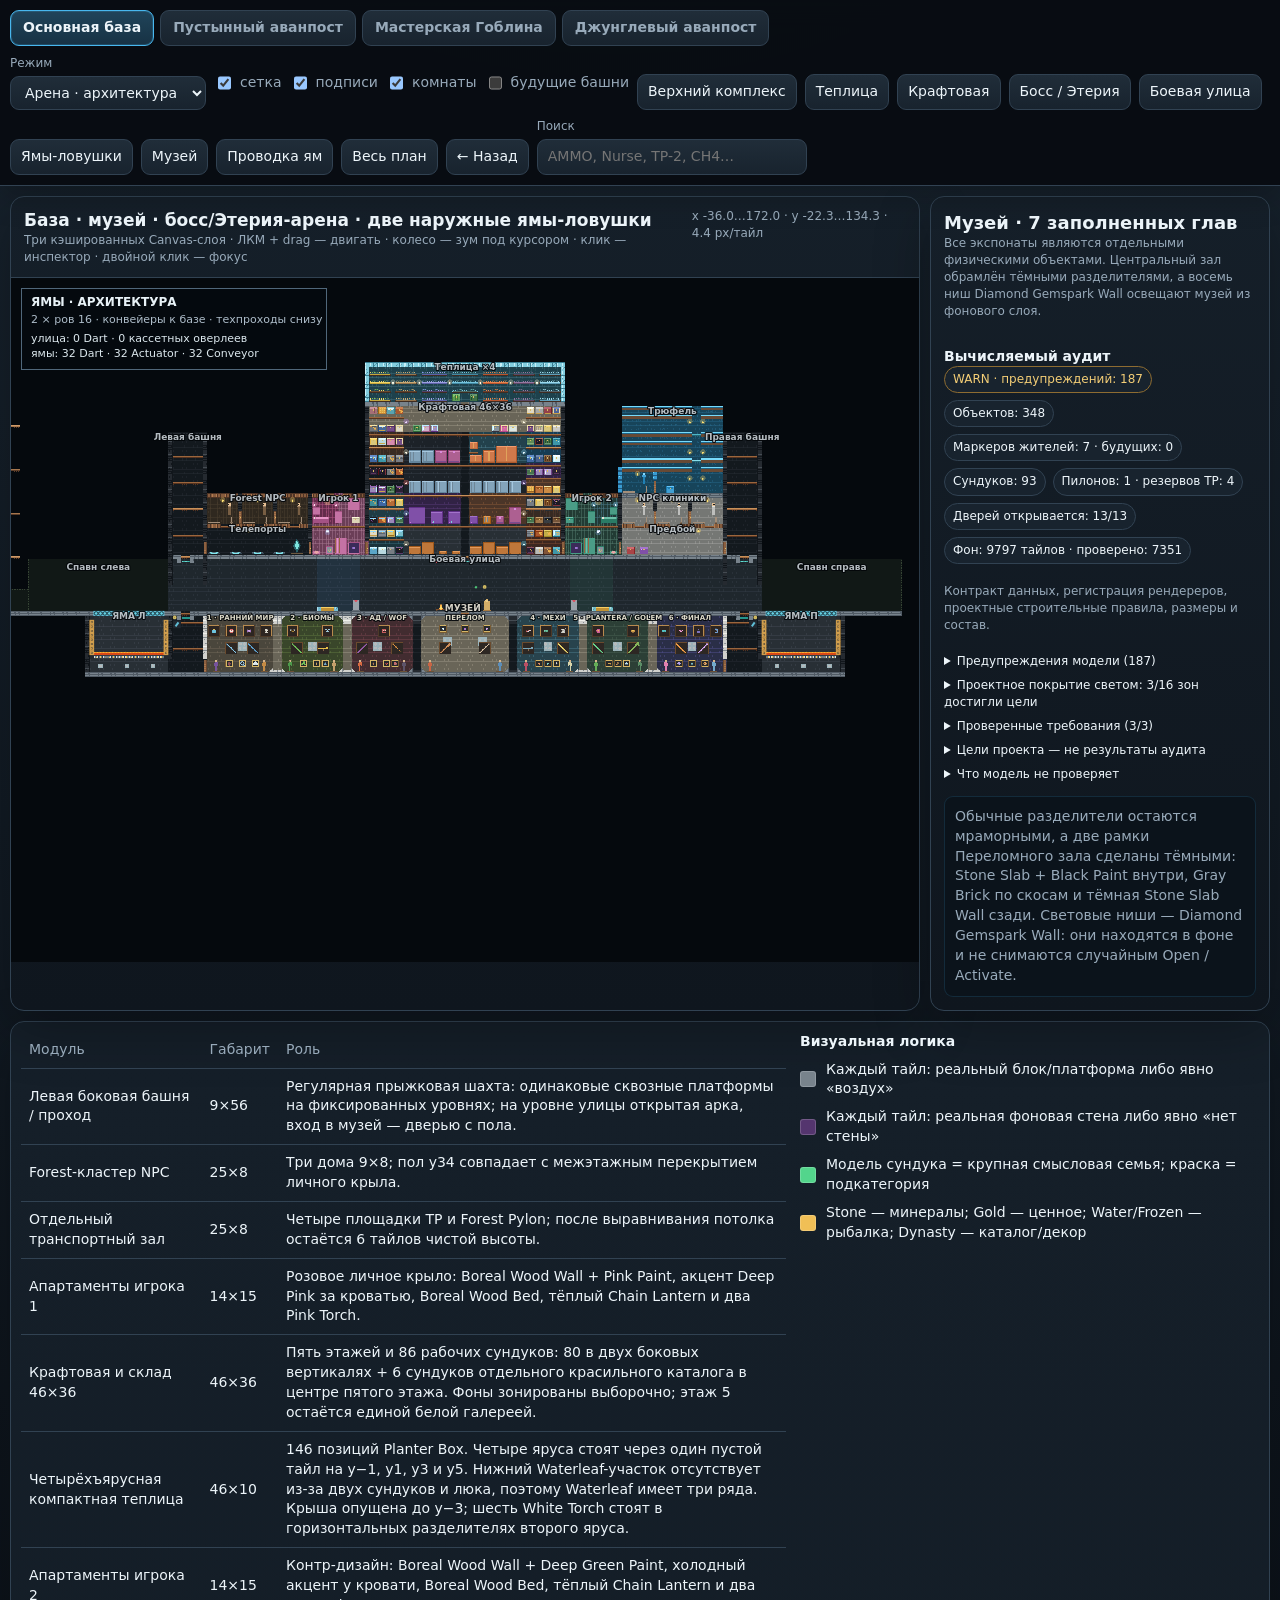
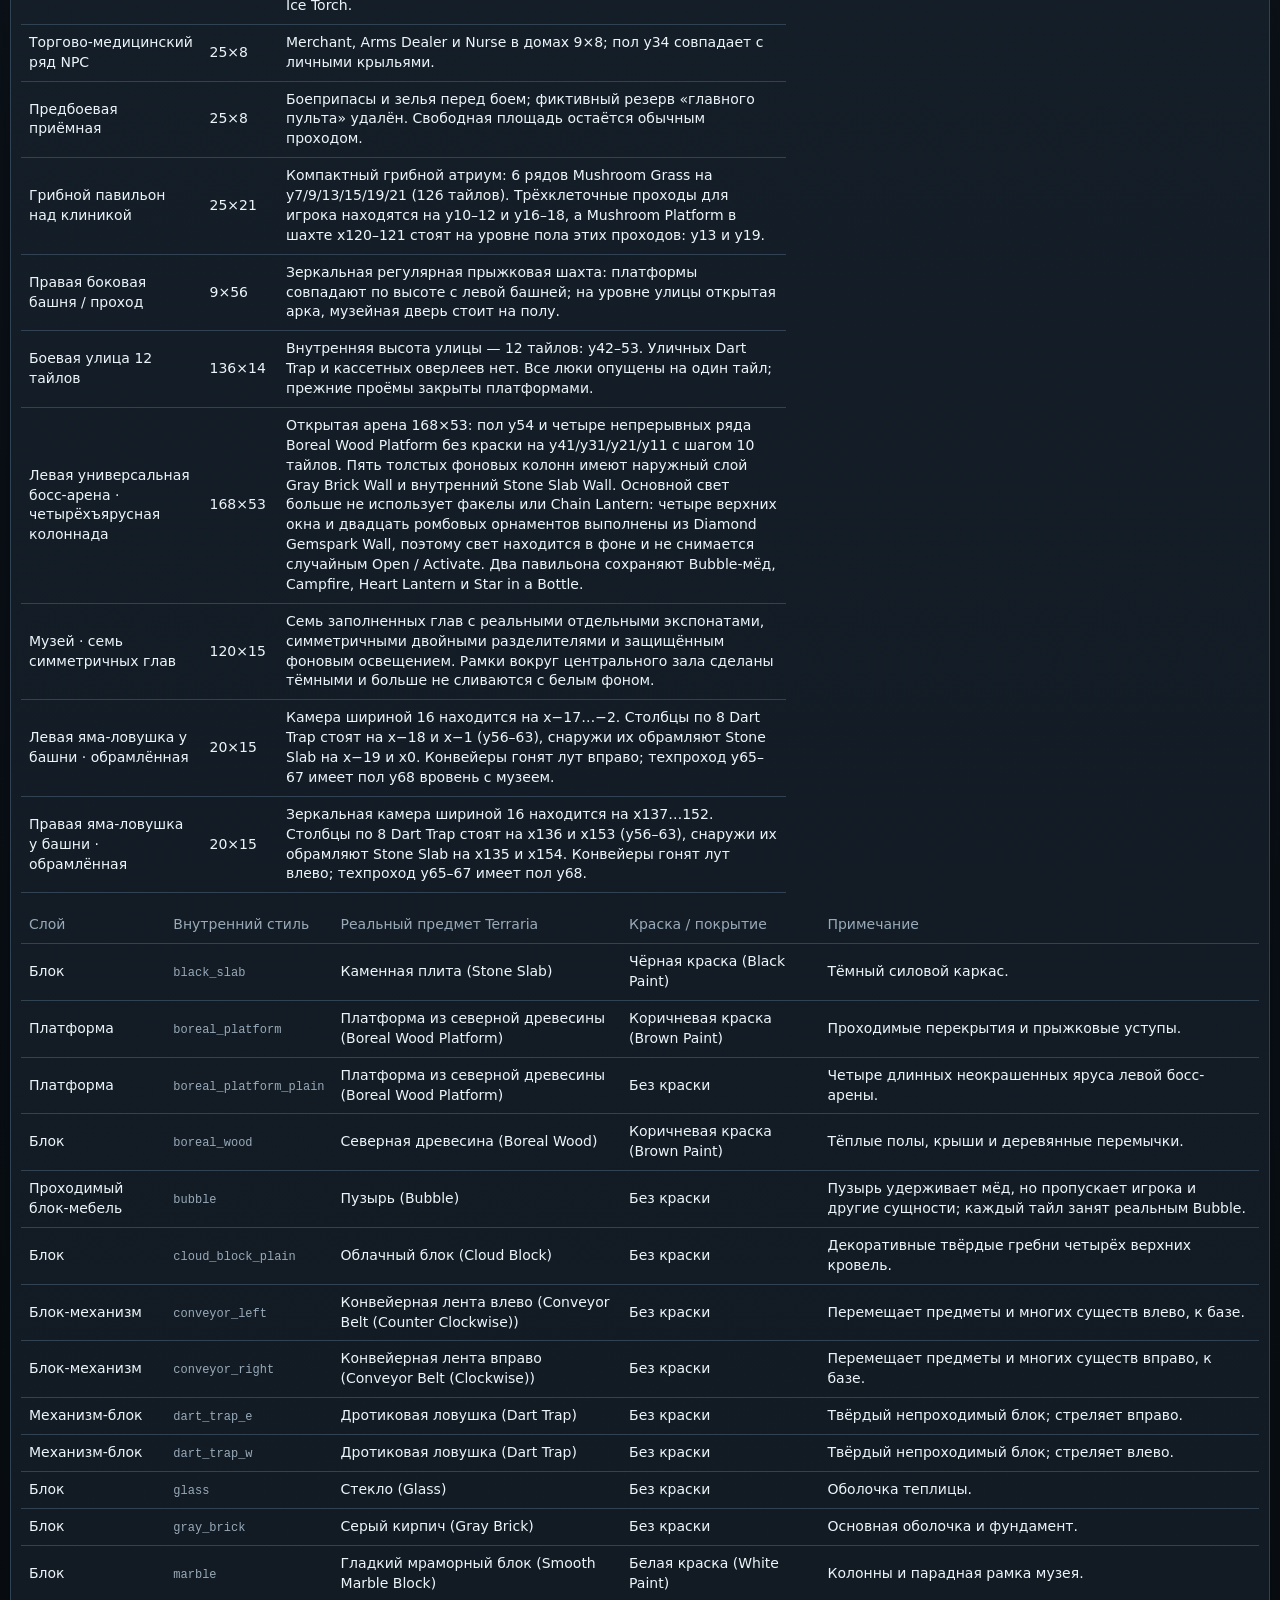
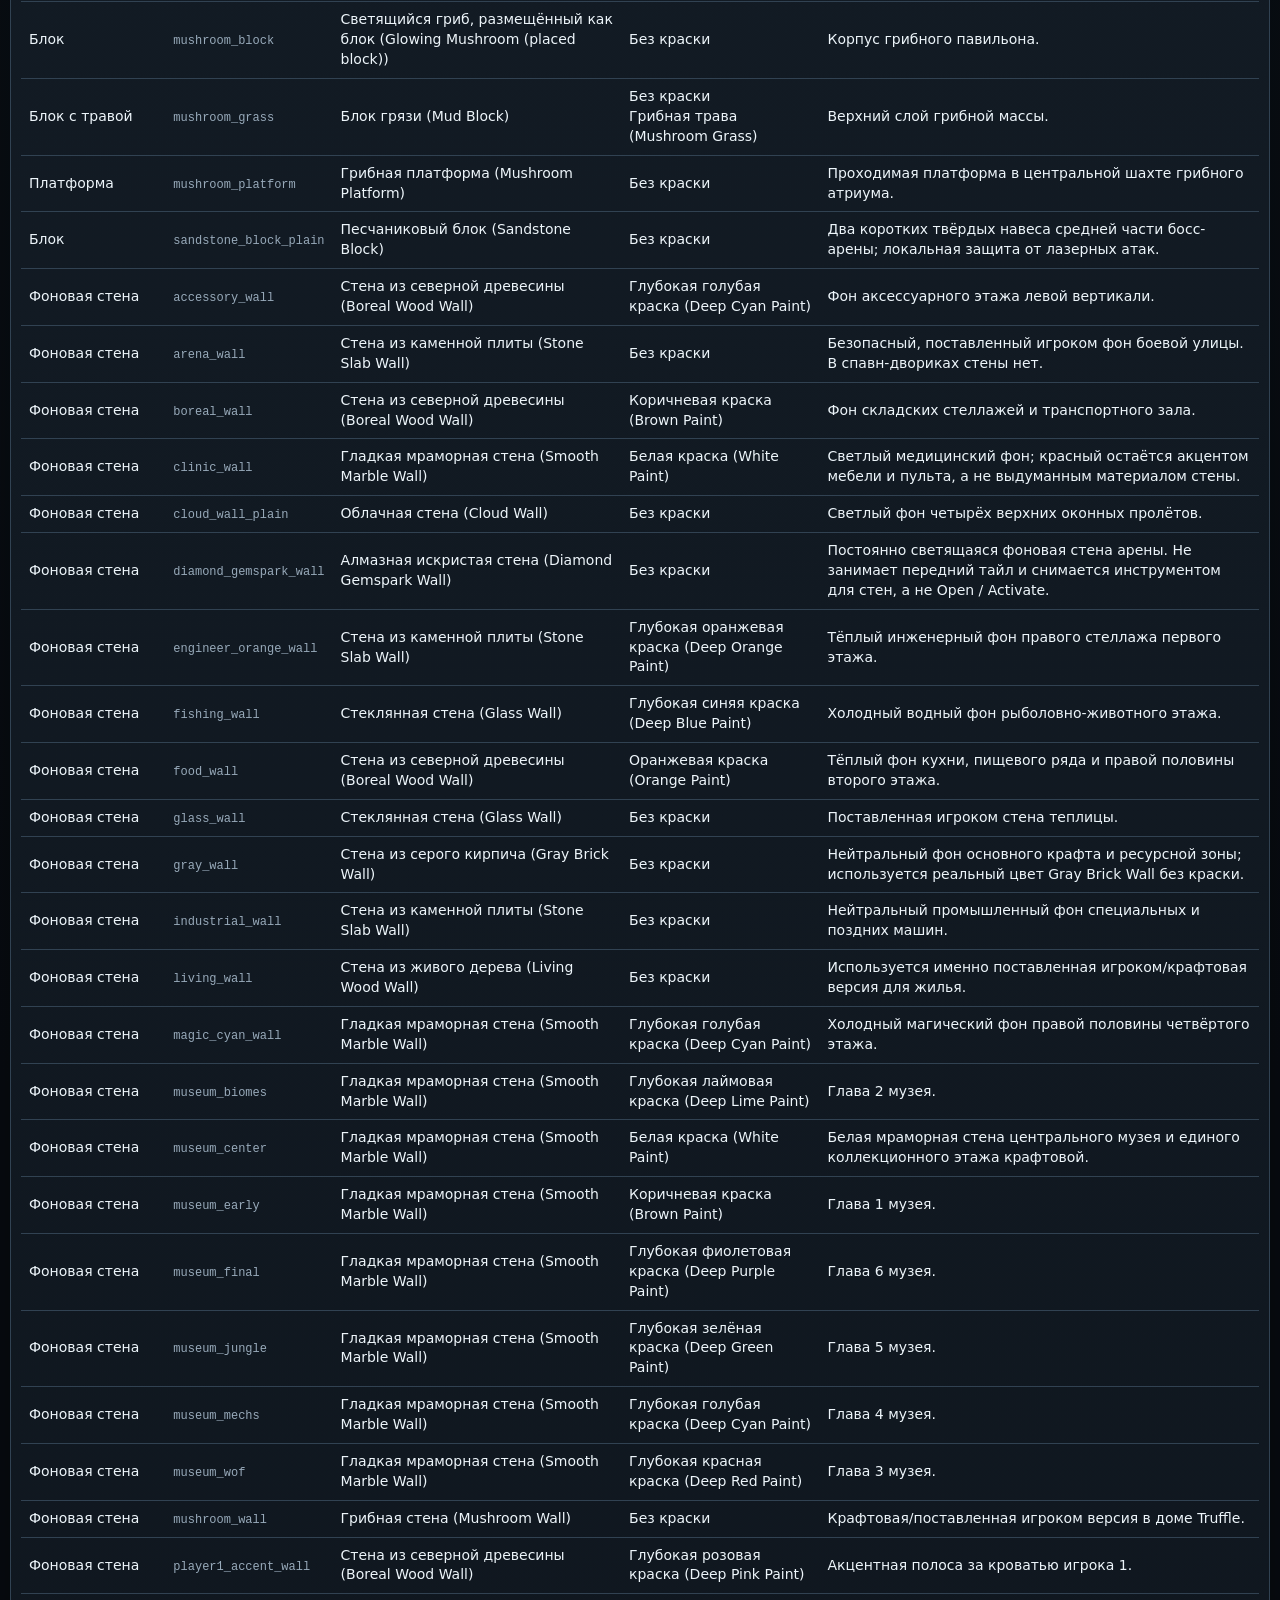
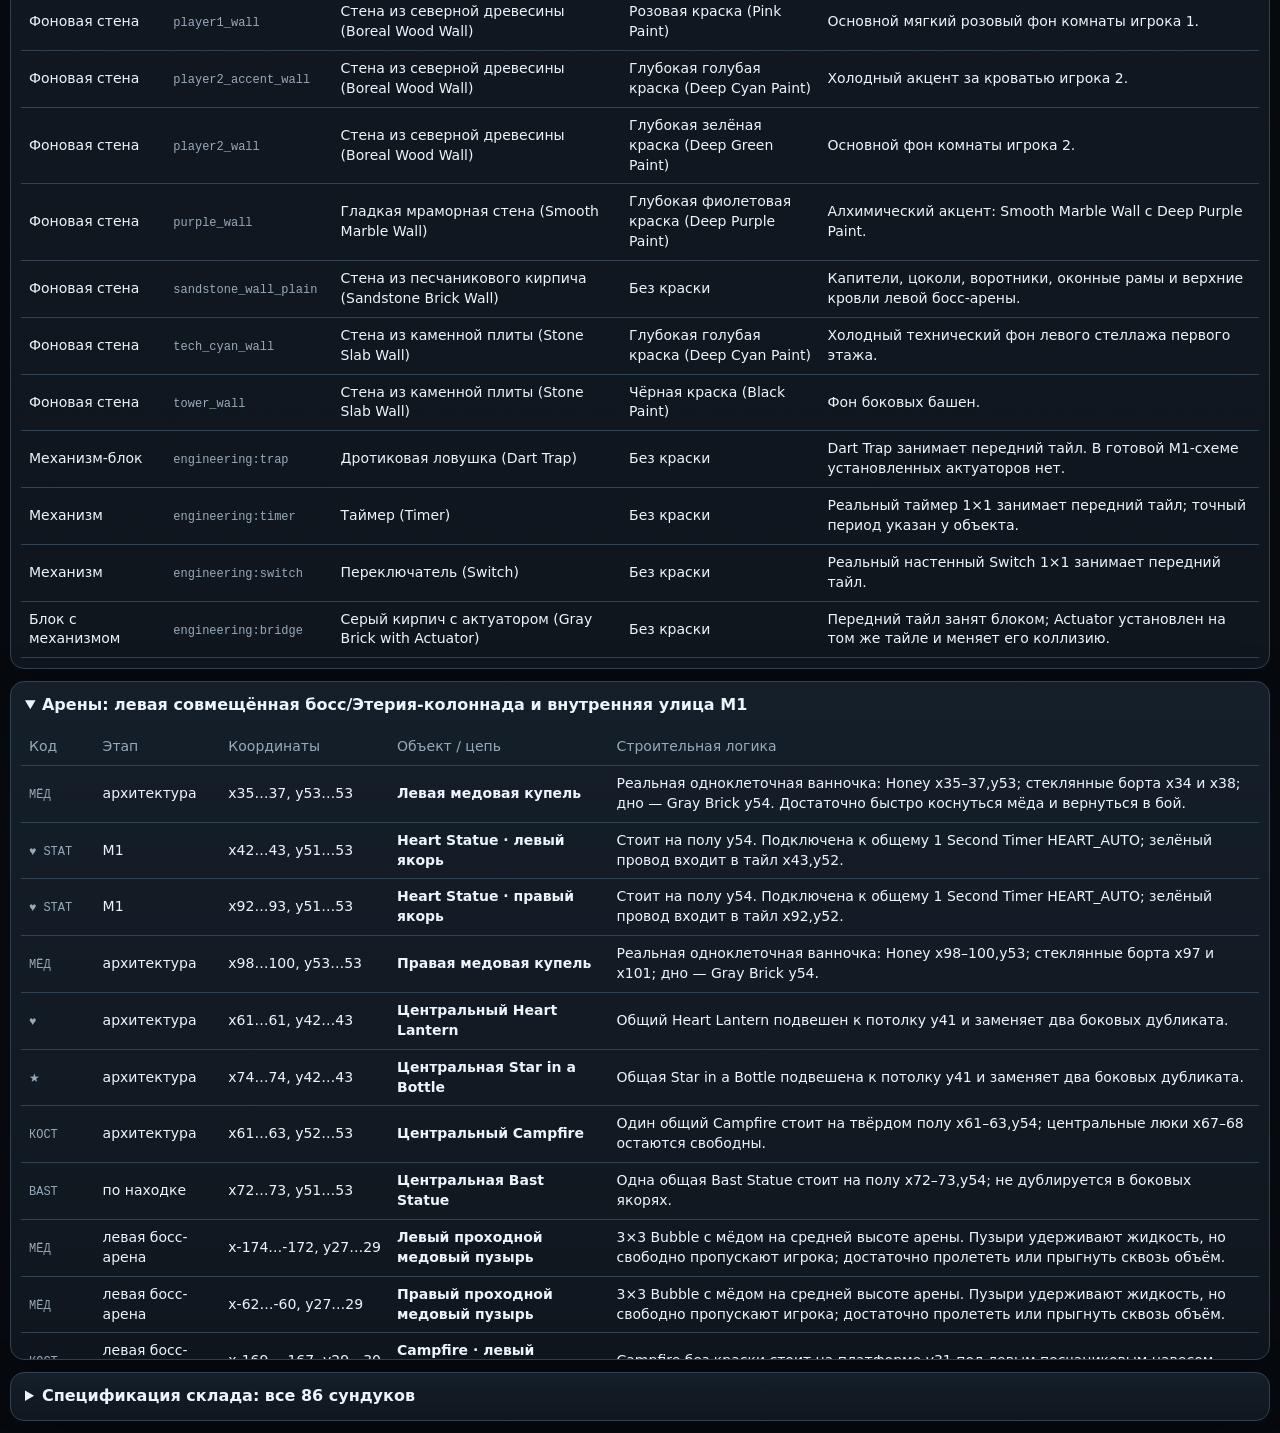
<file: index.html>
<!doctype html>
<html lang="ru">
  <head>
    <meta charset="utf-8" />
    <meta name="viewport" content="width=device-width,initial-scale=1" />
    <title>Terraria — база, музей, Этерия и наружные ямы-ловушки</title>
    <link rel="icon" type="image/svg+xml" href="./favicon.svg?v=57c80eba19bfcf10a8d78a1273d76f22673a11f07ca17075b575044e7e690eab" />
    <link rel="stylesheet" href="./styles.css?v=57c80eba19bfcf10a8d78a1273d76f22673a11f07ca17075b575044e7e690eab" />
    <link rel="stylesheet" href="./scene-tabs.css?v=57c80eba19bfcf10a8d78a1273d76f22673a11f07ca17075b575044e7e690eab" />
    <!-- planner-release:start -->
    <meta name="planner-release" content="57c80eba19bfcf10a8d78a1273d76f22673a11f07ca17075b575044e7e690eab" />
    <script type="importmap">{"imports":{"./js/boot.js":"./js/boot.js?v=57c80eba19bfcf10a8d78a1273d76f22673a11f07ca17075b575044e7e690eab","./js/data/backgrounds/boss-arena.js":"./js/data/backgrounds/boss-arena.js?v=57c80eba19bfcf10a8d78a1273d76f22673a11f07ca17075b575044e7e690eab","./js/data/backgrounds/boss-platform-joins.js":"./js/data/backgrounds/boss-platform-joins.js?v=57c80eba19bfcf10a8d78a1273d76f22673a11f07ca17075b575044e7e690eab","./js/data/backgrounds/core.js":"./js/data/backgrounds/core.js?v=57c80eba19bfcf10a8d78a1273d76f22673a11f07ca17075b575044e7e690eab","./js/data/backgrounds/index.js":"./js/data/backgrounds/index.js?v=57c80eba19bfcf10a8d78a1273d76f22673a11f07ca17075b575044e7e690eab","./js/data/backgrounds/museum-pits.js":"./js/data/backgrounds/museum-pits.js?v=57c80eba19bfcf10a8d78a1273d76f22673a11f07ca17075b575044e7e690eab","./js/data/desert/backgrounds.js":"./js/data/desert/backgrounds.js?v=57c80eba19bfcf10a8d78a1273d76f22673a11f07ca17075b575044e7e690eab","./js/data/desert/engineering.js":"./js/data/desert/engineering.js?v=57c80eba19bfcf10a8d78a1273d76f22673a11f07ca17075b575044e7e690eab","./js/data/desert/index.js":"./js/data/desert/index.js?v=57c80eba19bfcf10a8d78a1273d76f22673a11f07ca17075b575044e7e690eab","./js/data/desert/layout.js":"./js/data/desert/layout.js?v=57c80eba19bfcf10a8d78a1273d76f22673a11f07ca17075b575044e7e690eab","./js/data/desert/materials.js":"./js/data/desert/materials.js?v=57c80eba19bfcf10a8d78a1273d76f22673a11f07ca17075b575044e7e690eab","./js/data/desert/objects.js":"./js/data/desert/objects.js?v=57c80eba19bfcf10a8d78a1273d76f22673a11f07ca17075b575044e7e690eab","./js/data/desert/solids.js":"./js/data/desert/solids.js?v=57c80eba19bfcf10a8d78a1273d76f22673a11f07ca17075b575044e7e690eab","./js/data/engineering/circuits.js":"./js/data/engineering/circuits.js?v=57c80eba19bfcf10a8d78a1273d76f22673a11f07ca17075b575044e7e690eab","./js/data/engineering/controls.js":"./js/data/engineering/controls.js?v=57c80eba19bfcf10a8d78a1273d76f22673a11f07ca17075b575044e7e690eab","./js/data/engineering/index.js":"./js/data/engineering/index.js?v=57c80eba19bfcf10a8d78a1273d76f22673a11f07ca17075b575044e7e690eab","./js/data/engineering/traps.js":"./js/data/engineering/traps.js?v=57c80eba19bfcf10a8d78a1273d76f22673a11f07ca17075b575044e7e690eab","./js/data/index.js":"./js/data/index.js?v=57c80eba19bfcf10a8d78a1273d76f22673a11f07ca17075b575044e7e690eab","./js/data/jungle/backgrounds.js":"./js/data/jungle/backgrounds.js?v=57c80eba19bfcf10a8d78a1273d76f22673a11f07ca17075b575044e7e690eab","./js/data/jungle/engineering.js":"./js/data/jungle/engineering.js?v=57c80eba19bfcf10a8d78a1273d76f22673a11f07ca17075b575044e7e690eab","./js/data/jungle/index.js":"./js/data/jungle/index.js?v=57c80eba19bfcf10a8d78a1273d76f22673a11f07ca17075b575044e7e690eab","./js/data/jungle/layout.js":"./js/data/jungle/layout.js?v=57c80eba19bfcf10a8d78a1273d76f22673a11f07ca17075b575044e7e690eab","./js/data/jungle/materials.js":"./js/data/jungle/materials.js?v=57c80eba19bfcf10a8d78a1273d76f22673a11f07ca17075b575044e7e690eab","./js/data/jungle/objects.js":"./js/data/jungle/objects.js?v=57c80eba19bfcf10a8d78a1273d76f22673a11f07ca17075b575044e7e690eab","./js/data/jungle/solids.js":"./js/data/jungle/solids.js?v=57c80eba19bfcf10a8d78a1273d76f22673a11f07ca17075b575044e7e690eab","./js/data/layout.js":"./js/data/layout.js?v=57c80eba19bfcf10a8d78a1273d76f22673a11f07ca17075b575044e7e690eab","./js/data/materials.js":"./js/data/materials.js?v=57c80eba19bfcf10a8d78a1273d76f22673a11f07ca17075b575044e7e690eab","./js/data/metadata.js":"./js/data/metadata.js?v=57c80eba19bfcf10a8d78a1273d76f22673a11f07ca17075b575044e7e690eab","./js/data/objects/arena.js":"./js/data/objects/arena.js?v=57c80eba19bfcf10a8d78a1273d76f22673a11f07ca17075b575044e7e690eab","./js/data/objects/crafting.js":"./js/data/objects/crafting.js?v=57c80eba19bfcf10a8d78a1273d76f22673a11f07ca17075b575044e7e690eab","./js/data/objects/dyes.js":"./js/data/objects/dyes.js?v=57c80eba19bfcf10a8d78a1273d76f22673a11f07ca17075b575044e7e690eab","./js/data/objects/eternia.js":"./js/data/objects/eternia.js?v=57c80eba19bfcf10a8d78a1273d76f22673a11f07ca17075b575044e7e690eab","./js/data/objects/greenhouse.js":"./js/data/objects/greenhouse.js?v=57c80eba19bfcf10a8d78a1273d76f22673a11f07ca17075b575044e7e690eab","./js/data/objects/index.js":"./js/data/objects/index.js?v=57c80eba19bfcf10a8d78a1273d76f22673a11f07ca17075b575044e7e690eab","./js/data/objects/museum.js":"./js/data/objects/museum.js?v=57c80eba19bfcf10a8d78a1273d76f22673a11f07ca17075b575044e7e690eab","./js/data/objects/pits.js":"./js/data/objects/pits.js?v=57c80eba19bfcf10a8d78a1273d76f22673a11f07ca17075b575044e7e690eab","./js/data/objects/rooms.js":"./js/data/objects/rooms.js?v=57c80eba19bfcf10a8d78a1273d76f22673a11f07ca17075b575044e7e690eab","./js/data/objects/routes.js":"./js/data/objects/routes.js?v=57c80eba19bfcf10a8d78a1273d76f22673a11f07ca17075b575044e7e690eab","./js/data/objects/storage-left.js":"./js/data/objects/storage-left.js?v=57c80eba19bfcf10a8d78a1273d76f22673a11f07ca17075b575044e7e690eab","./js/data/objects/storage-right.js":"./js/data/objects/storage-right.js?v=57c80eba19bfcf10a8d78a1273d76f22673a11f07ca17075b575044e7e690eab","./js/data/objects/street.js":"./js/data/objects/street.js?v=57c80eba19bfcf10a8d78a1273d76f22673a11f07ca17075b575044e7e690eab","./js/data/solids/index.js":"./js/data/solids/index.js?v=57c80eba19bfcf10a8d78a1273d76f22673a11f07ca17075b575044e7e690eab","./js/data/solids/lower.js":"./js/data/solids/lower.js?v=57c80eba19bfcf10a8d78a1273d76f22673a11f07ca17075b575044e7e690eab","./js/data/solids/street.js":"./js/data/solids/street.js?v=57c80eba19bfcf10a8d78a1273d76f22673a11f07ca17075b575044e7e690eab","./js/data/solids/upper.js":"./js/data/solids/upper.js?v=57c80eba19bfcf10a8d78a1273d76f22673a11f07ca17075b575044e7e690eab","./js/data/underground/backgrounds.js":"./js/data/underground/backgrounds.js?v=57c80eba19bfcf10a8d78a1273d76f22673a11f07ca17075b575044e7e690eab","./js/data/underground/engineering.js":"./js/data/underground/engineering.js?v=57c80eba19bfcf10a8d78a1273d76f22673a11f07ca17075b575044e7e690eab","./js/data/underground/index.js":"./js/data/underground/index.js?v=57c80eba19bfcf10a8d78a1273d76f22673a11f07ca17075b575044e7e690eab","./js/data/underground/layout.js":"./js/data/underground/layout.js?v=57c80eba19bfcf10a8d78a1273d76f22673a11f07ca17075b575044e7e690eab","./js/data/underground/materials.js":"./js/data/underground/materials.js?v=57c80eba19bfcf10a8d78a1273d76f22673a11f07ca17075b575044e7e690eab","./js/data/underground/objects.js":"./js/data/underground/objects.js?v=57c80eba19bfcf10a8d78a1273d76f22673a11f07ca17075b575044e7e690eab","./js/data/underground/solids.js":"./js/data/underground/solids.js?v=57c80eba19bfcf10a8d78a1273d76f22673a11f07ca17075b575044e7e690eab","./js/entries/desert.js":"./js/entries/desert.js?v=57c80eba19bfcf10a8d78a1273d76f22673a11f07ca17075b575044e7e690eab","./js/entries/jungle.js":"./js/entries/jungle.js?v=57c80eba19bfcf10a8d78a1273d76f22673a11f07ca17075b575044e7e690eab","./js/entries/main.js":"./js/entries/main.js?v=57c80eba19bfcf10a8d78a1273d76f22673a11f07ca17075b575044e7e690eab","./js/entries/underground.js":"./js/entries/underground.js?v=57c80eba19bfcf10a8d78a1273d76f22673a11f07ca17075b575044e7e690eab","./js/runtime/building-audit.js":"./js/runtime/building-audit.js?v=57c80eba19bfcf10a8d78a1273d76f22673a11f07ca17075b575044e7e690eab","./js/runtime/camera.js":"./js/runtime/camera.js?v=57c80eba19bfcf10a8d78a1273d76f22673a11f07ca17075b575044e7e690eab","./js/runtime/core.js":"./js/runtime/core.js?v=57c80eba19bfcf10a8d78a1273d76f22673a11f07ca17075b575044e7e690eab","./js/runtime/deployment.js":"./js/runtime/deployment.js?v=57c80eba19bfcf10a8d78a1273d76f22673a11f07ca17075b575044e7e690eab","./js/runtime/desert-extensions.js":"./js/runtime/desert-extensions.js?v=57c80eba19bfcf10a8d78a1273d76f22673a11f07ca17075b575044e7e690eab","./js/runtime/events.js":"./js/runtime/events.js?v=57c80eba19bfcf10a8d78a1273d76f22673a11f07ca17075b575044e7e690eab","./js/runtime/formatters.js":"./js/runtime/formatters.js?v=57c80eba19bfcf10a8d78a1273d76f22673a11f07ca17075b575044e7e690eab","./js/runtime/inspector.js":"./js/runtime/inspector.js?v=57c80eba19bfcf10a8d78a1273d76f22673a11f07ca17075b575044e7e690eab","./js/runtime/interactions.js":"./js/runtime/interactions.js?v=57c80eba19bfcf10a8d78a1273d76f22673a11f07ca17075b575044e7e690eab","./js/runtime/jungle-extensions.js":"./js/runtime/jungle-extensions.js?v=57c80eba19bfcf10a8d78a1273d76f22673a11f07ca17075b575044e7e690eab","./js/runtime/lifecycle.js":"./js/runtime/lifecycle.js?v=57c80eba19bfcf10a8d78a1273d76f22673a11f07ca17075b575044e7e690eab","./js/runtime/lighting-audit.js":"./js/runtime/lighting-audit.js?v=57c80eba19bfcf10a8d78a1273d76f22673a11f07ca17075b575044e7e690eab","./js/runtime/model.js":"./js/runtime/model.js?v=57c80eba19bfcf10a8d78a1273d76f22673a11f07ca17075b575044e7e690eab","./js/runtime/overlay.js":"./js/runtime/overlay.js?v=57c80eba19bfcf10a8d78a1273d76f22673a11f07ca17075b575044e7e690eab","./js/runtime/placement-contract.js":"./js/runtime/placement-contract.js?v=57c80eba19bfcf10a8d78a1273d76f22673a11f07ca17075b575044e7e690eab","./js/runtime/prepare.js":"./js/runtime/prepare.js?v=57c80eba19bfcf10a8d78a1273d76f22673a11f07ca17075b575044e7e690eab","./js/runtime/render-base.js":"./js/runtime/render-base.js?v=57c80eba19bfcf10a8d78a1273d76f22673a11f07ca17075b575044e7e690eab","./js/runtime/render-cache.js":"./js/runtime/render-cache.js?v=57c80eba19bfcf10a8d78a1273d76f22673a11f07ca17075b575044e7e690eab","./js/runtime/render-objects.js":"./js/runtime/render-objects.js?v=57c80eba19bfcf10a8d78a1273d76f22673a11f07ca17075b575044e7e690eab","./js/runtime/render-tiles.js":"./js/runtime/render-tiles.js?v=57c80eba19bfcf10a8d78a1273d76f22673a11f07ca17075b575044e7e690eab","./js/runtime/scene-audit.js":"./js/runtime/scene-audit.js?v=57c80eba19bfcf10a8d78a1273d76f22673a11f07ca17075b575044e7e690eab","./js/runtime/scene-ui.js":"./js/runtime/scene-ui.js?v=57c80eba19bfcf10a8d78a1273d76f22673a11f07ca17075b575044e7e690eab","./js/runtime/start.js":"./js/runtime/start.js?v=57c80eba19bfcf10a8d78a1273d76f22673a11f07ca17075b575044e7e690eab","./js/runtime/state.js":"./js/runtime/state.js?v=57c80eba19bfcf10a8d78a1273d76f22673a11f07ca17075b575044e7e690eab","./js/runtime/tables.js":"./js/runtime/tables.js?v=57c80eba19bfcf10a8d78a1273d76f22673a11f07ca17075b575044e7e690eab","./js/runtime/underground-extensions.js":"./js/runtime/underground-extensions.js?v=57c80eba19bfcf10a8d78a1273d76f22673a11f07ca17075b575044e7e690eab","./js/runtime/validation.js":"./js/runtime/validation.js?v=57c80eba19bfcf10a8d78a1273d76f22673a11f07ca17075b575044e7e690eab","./js/scenes/desert.js":"./js/scenes/desert.js?v=57c80eba19bfcf10a8d78a1273d76f22673a11f07ca17075b575044e7e690eab","./js/scenes/jungle.js":"./js/scenes/jungle.js?v=57c80eba19bfcf10a8d78a1273d76f22673a11f07ca17075b575044e7e690eab","./js/scenes/main.js":"./js/scenes/main.js?v=57c80eba19bfcf10a8d78a1273d76f22673a11f07ca17075b575044e7e690eab","./js/scenes/underground.js":"./js/scenes/underground.js?v=57c80eba19bfcf10a8d78a1273d76f22673a11f07ca17075b575044e7e690eab"}}</script>
    <!-- planner-release:end -->
  </head>
  <body>
    <div class="toolbar">
      <nav class="scene-tabs" aria-label="Сцены проекта">
        <a class="scene-tab" href="./index.html" aria-current="page">Основная база</a>
        <a class="scene-tab" href="./desert.html">Пустынный аванпост</a>
        <a class="scene-tab" href="./underground.html">Мастерская Гоблина</a>
        <a class="scene-tab" href="./jungle.html">Джунглевый аванпост</a>
      </nav>
      <div class="controls">
        <div class="control">
          <label for="mode">Режим</label
          ><select id="mode">
            <option value="visual">Визуальный макет</option>
            <option value="structure">Каркас и материалы</option>
            <option value="furniture">Мебель и станции</option>
            <option value="backgrounds">Фоновые стены</option>
            <option value="arena">Арена · архитектура</option>
            <option value="wiring">Арена · проводка M1</option>
          </select>
        </div>
        <label class="check"
          ><input id="grid" type="checkbox" checked /> сетка</label
        >
        <label class="check"
          ><input id="labels" type="checkbox" checked /> подписи</label
        >
        <label class="check"
          ><input id="roomNames" type="checkbox" checked /> комнаты</label
        >
        <label class="check"
          ><input id="reserves" type="checkbox" /> будущие башни</label
        >
        <button id="upper">Верхний комплекс</button
        ><button id="greenhouse">Теплица</button
        ><button id="craft">Крафтовая</button
        ><button id="bossLeft">Босс / Этерия</button
        ><button id="arena">Боевая улица</button
        ><button id="pitsBtn">Ямы-ловушки</button
        ><button id="museumBtn">Музей</button
        ><button id="wiringBtn">Проводка ям</button
        ><button id="fit">Весь план</button><button id="back">← Назад</button>
        <div class="control">
          <label for="search">Поиск</label
          ><input
            id="search"
            type="search"
            placeholder="AMMO, Nurse, TP-2, CH4…"
          />
        </div>
      </div>
    </div>
    <div class="layout">
      <section class="card">
        <div class="maphead">
          <div>
            <b>База · музей · босс/Этерия-арена · две наружные ямы-ловушки</b>
            <div class="sub">
              Три кэшированных Canvas-слоя · ЛКМ + drag — двигать · колесо — зум
              под курсором · клик — инспектор · двойной клик — фокус
            </div>
          </div>
          <div class="sub" id="viewInfo"></div>
        </div>
        <div class="viewport" id="viewport">
          <canvas id="baseCanvas"></canvas><canvas id="objectCanvas"></canvas
          ><canvas id="overlayCanvas"></canvas>
        </div>
      </section>
      <aside class="card inspector">
        <div>
          <h2 id="iname">Музей · 7 заполненных глав</h2>
          <div class="sub" id="idesc">
            Все экспонаты являются отдельными физическими объектами. Центральный
            зал обрамлён тёмными разделителями, а восемь ниш Diamond Gemspark
            Wall освещают музей из фонового слоя.
          </div>
        </div>
        <div class="kv" id="ikv"></div>
        <div>
          <b>Вычисляемый аудит</b>
          <div class="status" id="status"></div>
        </div>
        <div class="note">
          Обычные разделители остаются мраморными, а две рамки Переломного зала
          сделаны тёмными: Stone Slab + Black Paint внутри, Gray Brick по скосам
          и тёмная Stone Slab Wall сзади. Световые ниши — Diamond Gemspark Wall:
          они находятся в фоне и не снимаются случайным Open / Activate.
        </div>
      </aside>
    </div>
    <section class="card bottom">
      <div class="bottom-grid">
        <div>
          <table>
            <thead>
              <tr>
                <th>Модуль</th>
                <th>Габарит</th>
                <th>Роль</th>
              </tr>
            </thead>
            <tbody id="roomRows"></tbody>
          </table>
        </div>
        <div class="legend">
          <b>Визуальная логика</b>
          <div class="legend-row">
            <span class="swatch" style="background: #78838c"></span
            ><span
              >Каждый тайл: реальный блок/платформа либо явно «воздух»</span
            >
          </div>
          <div class="legend-row">
            <span class="swatch" style="background: #54356e"></span
            ><span
              >Каждый тайл: реальная фоновая стена либо явно «нет стены»</span
            >
          </div>
          <div class="legend-row">
            <span class="swatch" style="background: #53d58c"></span
            ><span
              >Модель сундука = крупная смысловая семья; краска =
              подкатегория</span
            >
          </div>
          <div class="legend-row">
            <span class="swatch" style="background: #f0bf56"></span
            ><span
              >Stone — минералы; Gold — ценное; Water/Frozen — рыбалка; Dynasty
              — каталог/декор</span
            >
          </div>
        </div>
      </div>
      <div style="margin-top: 14px; overflow: auto">
        <table>
          <thead>
            <tr>
              <th>Слой</th>
              <th>Внутренний стиль</th>
              <th>Реальный предмет Terraria</th>
              <th>Краска / покрытие</th>
              <th>Примечание</th>
            </tr>
          </thead>
          <tbody id="materialRows"></tbody>
        </table>
      </div>
    </section>

    <details class="card storage-spec" open>
      <summary>
        Арены: левая совмещённая босс/Этерия-колоннада и внутренняя улица M1
      </summary>
      <div class="storage-wrap">
        <table class="storage-table">
          <thead>
            <tr>
              <th>Код</th>
              <th>Этап</th>
              <th>Координаты</th>
              <th>Объект / цепь</th>
              <th>Строительная логика</th>
            </tr>
          </thead>
          <tbody id="arenaRows"></tbody>
        </table>
        <table class="storage-table" style="margin-top: 14px">
          <thead>
            <tr>
              <th>Цепь</th>
              <th>Цвет</th>
              <th>Роль</th>
              <th>Концы</th>
              <th>Маршрут</th>
            </tr>
          </thead>
          <tbody id="circuitRows"></tbody>
        </table>
      </div>
    </details>
    <details class="card storage-spec">
      <summary>Спецификация склада: все 86 сундуков</summary>
      <div class="storage-wrap">
        <table class="storage-table">
          <thead>
            <tr>
              <th>Код</th>
              <th>Имя в игре ≤20</th>
              <th>Сторона</th>
              <th>Этаж / ряд</th>
              <th>Категория</th>
              <th>Финальный корпус, ранняя замена, фон и свет</th>
              <th>Что хранить</th>
              <th>Правило</th>
            </tr>
          </thead>
          <tbody id="storageRows"></tbody>
        </table>
      </div>
    </details>
    <div class="tooltip" id="tip"></div>
    <script type="module" data-planner-entry="./js/entries/main.js" src="./js/boot.js?v=57c80eba19bfcf10a8d78a1273d76f22673a11f07ca17075b575044e7e690eab"></script>
  </body>
</html>
</file>
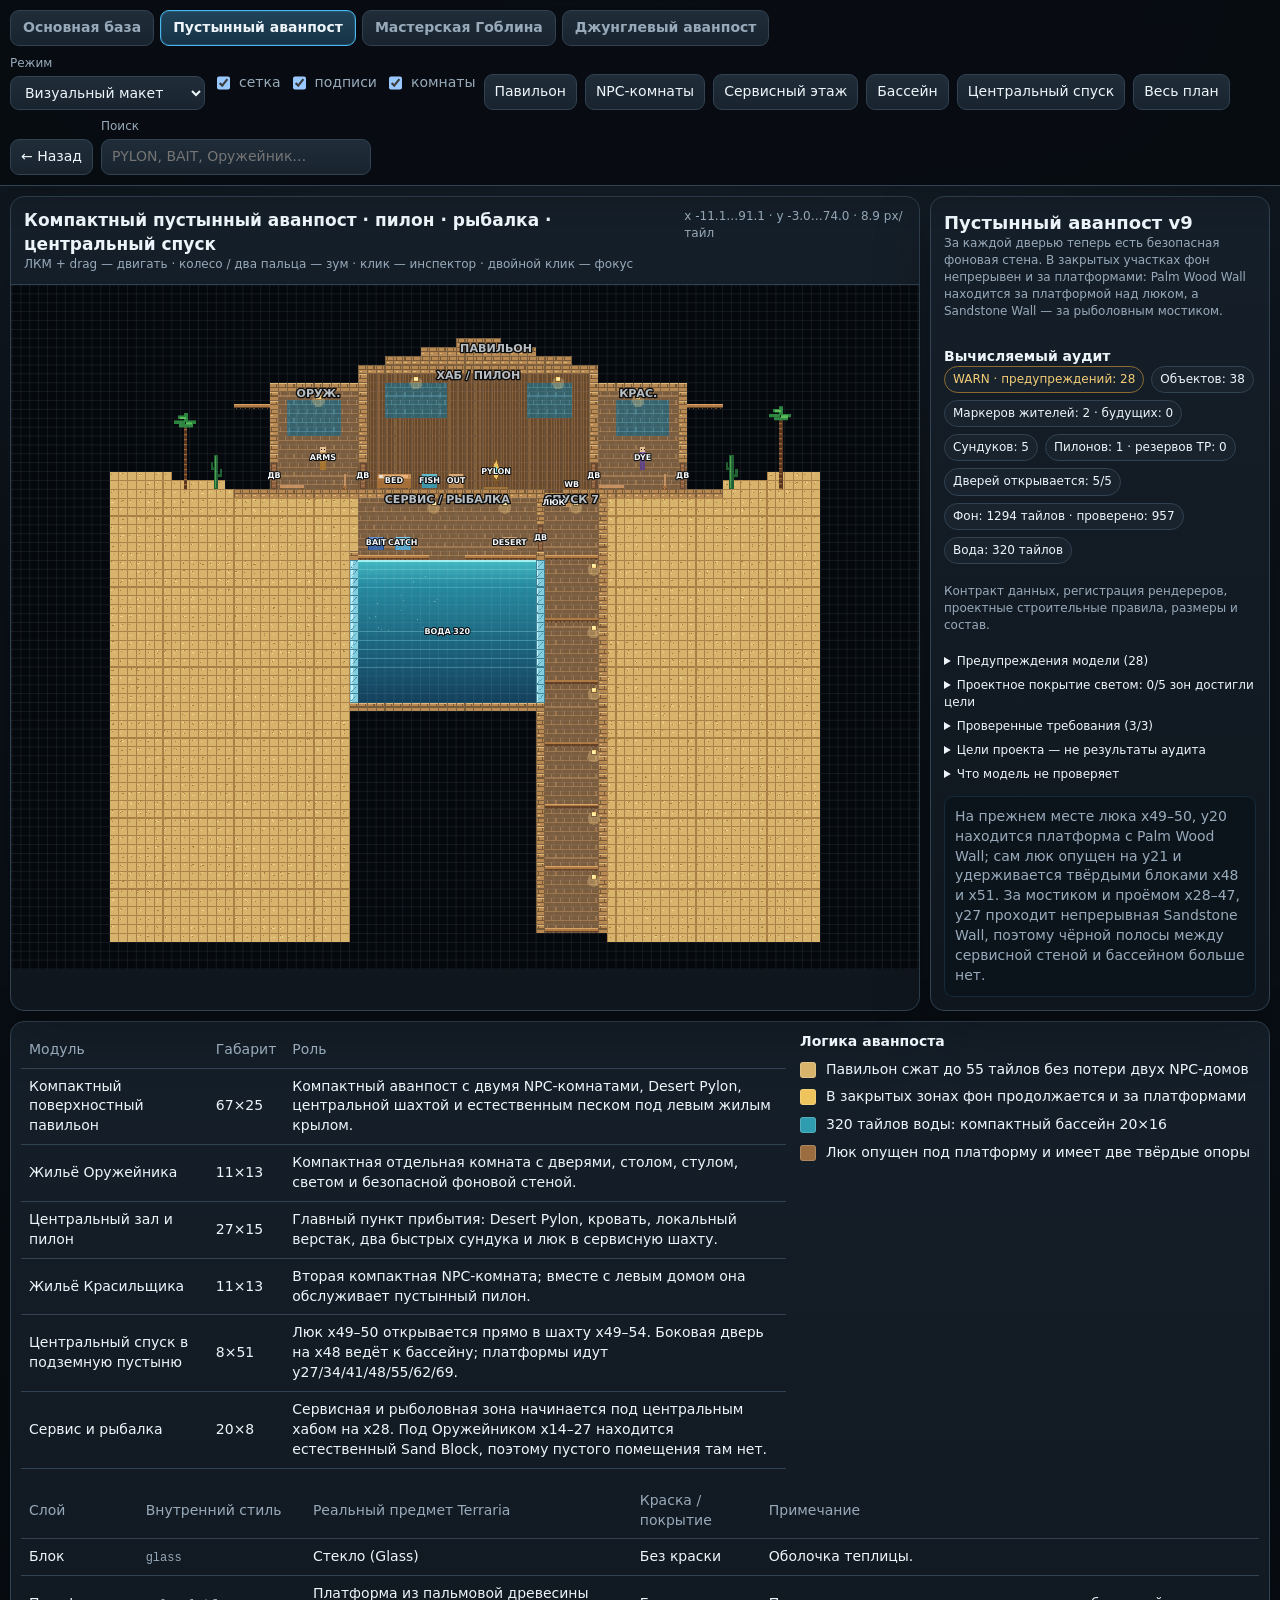
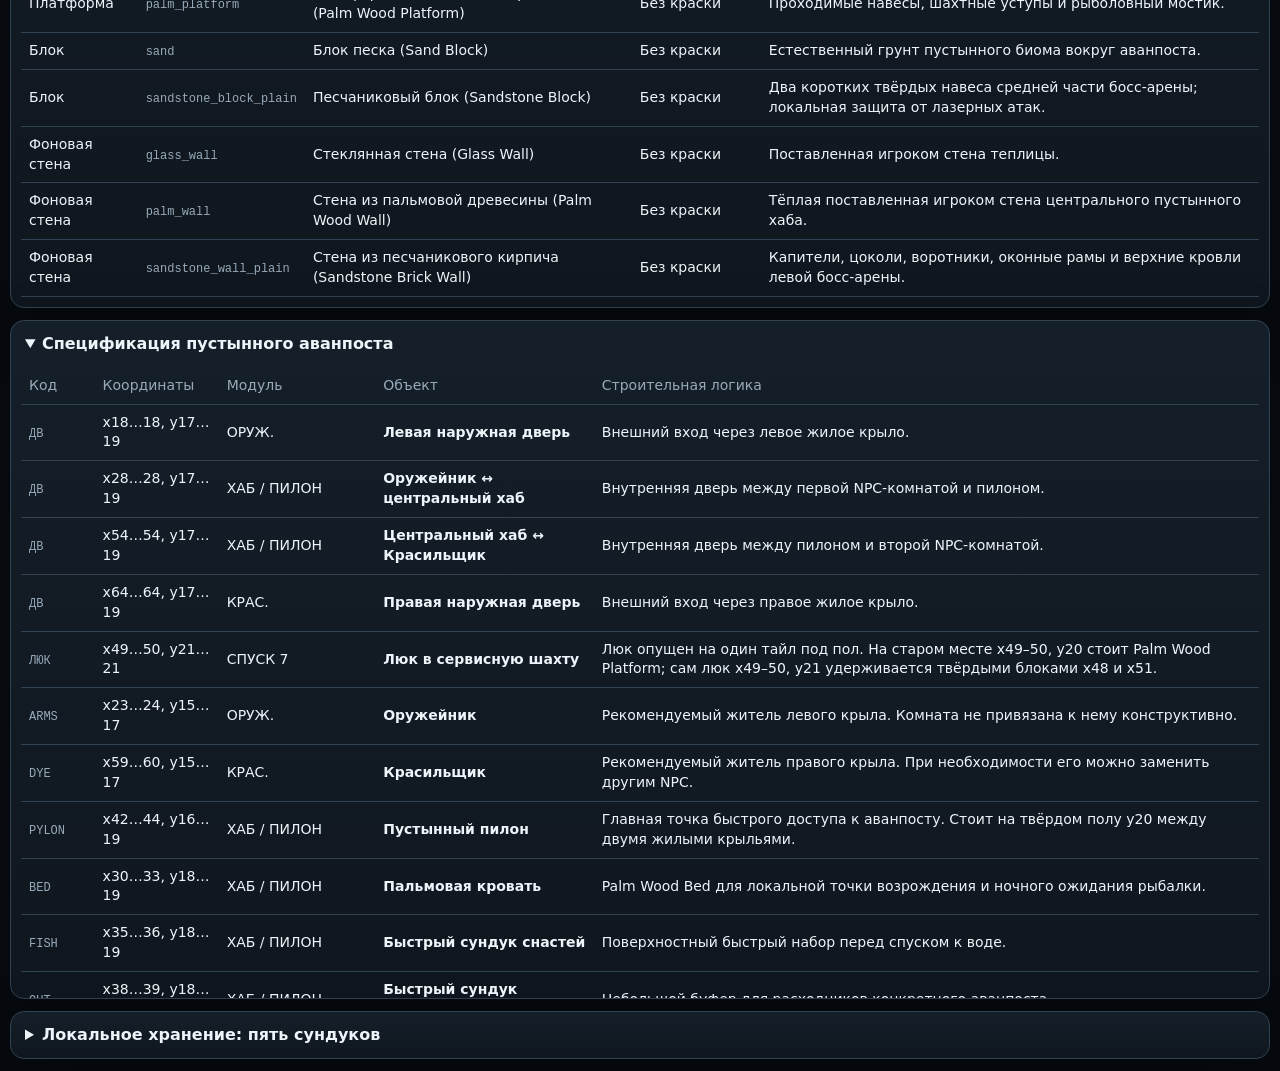
<file: desert.html>
<!doctype html>
<html lang="ru">
  <head>
    <meta charset="utf-8" />
    <meta name="viewport" content="width=device-width,initial-scale=1" />
    <title>Terraria — пустынный аванпост</title>
    <link rel="icon" type="image/svg+xml" href="./favicon.svg?v=57c80eba19bfcf10a8d78a1273d76f22673a11f07ca17075b575044e7e690eab" />
    <link rel="stylesheet" href="./styles.css?v=57c80eba19bfcf10a8d78a1273d76f22673a11f07ca17075b575044e7e690eab" />
    <link rel="stylesheet" href="./scene-tabs.css?v=57c80eba19bfcf10a8d78a1273d76f22673a11f07ca17075b575044e7e690eab" />
    <!-- planner-release:start -->
    <meta name="planner-release" content="57c80eba19bfcf10a8d78a1273d76f22673a11f07ca17075b575044e7e690eab" />
    <script type="importmap">{"imports":{"./js/boot.js":"./js/boot.js?v=57c80eba19bfcf10a8d78a1273d76f22673a11f07ca17075b575044e7e690eab","./js/data/backgrounds/boss-arena.js":"./js/data/backgrounds/boss-arena.js?v=57c80eba19bfcf10a8d78a1273d76f22673a11f07ca17075b575044e7e690eab","./js/data/backgrounds/boss-platform-joins.js":"./js/data/backgrounds/boss-platform-joins.js?v=57c80eba19bfcf10a8d78a1273d76f22673a11f07ca17075b575044e7e690eab","./js/data/backgrounds/core.js":"./js/data/backgrounds/core.js?v=57c80eba19bfcf10a8d78a1273d76f22673a11f07ca17075b575044e7e690eab","./js/data/backgrounds/index.js":"./js/data/backgrounds/index.js?v=57c80eba19bfcf10a8d78a1273d76f22673a11f07ca17075b575044e7e690eab","./js/data/backgrounds/museum-pits.js":"./js/data/backgrounds/museum-pits.js?v=57c80eba19bfcf10a8d78a1273d76f22673a11f07ca17075b575044e7e690eab","./js/data/desert/backgrounds.js":"./js/data/desert/backgrounds.js?v=57c80eba19bfcf10a8d78a1273d76f22673a11f07ca17075b575044e7e690eab","./js/data/desert/engineering.js":"./js/data/desert/engineering.js?v=57c80eba19bfcf10a8d78a1273d76f22673a11f07ca17075b575044e7e690eab","./js/data/desert/index.js":"./js/data/desert/index.js?v=57c80eba19bfcf10a8d78a1273d76f22673a11f07ca17075b575044e7e690eab","./js/data/desert/layout.js":"./js/data/desert/layout.js?v=57c80eba19bfcf10a8d78a1273d76f22673a11f07ca17075b575044e7e690eab","./js/data/desert/materials.js":"./js/data/desert/materials.js?v=57c80eba19bfcf10a8d78a1273d76f22673a11f07ca17075b575044e7e690eab","./js/data/desert/objects.js":"./js/data/desert/objects.js?v=57c80eba19bfcf10a8d78a1273d76f22673a11f07ca17075b575044e7e690eab","./js/data/desert/solids.js":"./js/data/desert/solids.js?v=57c80eba19bfcf10a8d78a1273d76f22673a11f07ca17075b575044e7e690eab","./js/data/engineering/circuits.js":"./js/data/engineering/circuits.js?v=57c80eba19bfcf10a8d78a1273d76f22673a11f07ca17075b575044e7e690eab","./js/data/engineering/controls.js":"./js/data/engineering/controls.js?v=57c80eba19bfcf10a8d78a1273d76f22673a11f07ca17075b575044e7e690eab","./js/data/engineering/index.js":"./js/data/engineering/index.js?v=57c80eba19bfcf10a8d78a1273d76f22673a11f07ca17075b575044e7e690eab","./js/data/engineering/traps.js":"./js/data/engineering/traps.js?v=57c80eba19bfcf10a8d78a1273d76f22673a11f07ca17075b575044e7e690eab","./js/data/index.js":"./js/data/index.js?v=57c80eba19bfcf10a8d78a1273d76f22673a11f07ca17075b575044e7e690eab","./js/data/jungle/backgrounds.js":"./js/data/jungle/backgrounds.js?v=57c80eba19bfcf10a8d78a1273d76f22673a11f07ca17075b575044e7e690eab","./js/data/jungle/engineering.js":"./js/data/jungle/engineering.js?v=57c80eba19bfcf10a8d78a1273d76f22673a11f07ca17075b575044e7e690eab","./js/data/jungle/index.js":"./js/data/jungle/index.js?v=57c80eba19bfcf10a8d78a1273d76f22673a11f07ca17075b575044e7e690eab","./js/data/jungle/layout.js":"./js/data/jungle/layout.js?v=57c80eba19bfcf10a8d78a1273d76f22673a11f07ca17075b575044e7e690eab","./js/data/jungle/materials.js":"./js/data/jungle/materials.js?v=57c80eba19bfcf10a8d78a1273d76f22673a11f07ca17075b575044e7e690eab","./js/data/jungle/objects.js":"./js/data/jungle/objects.js?v=57c80eba19bfcf10a8d78a1273d76f22673a11f07ca17075b575044e7e690eab","./js/data/jungle/solids.js":"./js/data/jungle/solids.js?v=57c80eba19bfcf10a8d78a1273d76f22673a11f07ca17075b575044e7e690eab","./js/data/layout.js":"./js/data/layout.js?v=57c80eba19bfcf10a8d78a1273d76f22673a11f07ca17075b575044e7e690eab","./js/data/materials.js":"./js/data/materials.js?v=57c80eba19bfcf10a8d78a1273d76f22673a11f07ca17075b575044e7e690eab","./js/data/metadata.js":"./js/data/metadata.js?v=57c80eba19bfcf10a8d78a1273d76f22673a11f07ca17075b575044e7e690eab","./js/data/objects/arena.js":"./js/data/objects/arena.js?v=57c80eba19bfcf10a8d78a1273d76f22673a11f07ca17075b575044e7e690eab","./js/data/objects/crafting.js":"./js/data/objects/crafting.js?v=57c80eba19bfcf10a8d78a1273d76f22673a11f07ca17075b575044e7e690eab","./js/data/objects/dyes.js":"./js/data/objects/dyes.js?v=57c80eba19bfcf10a8d78a1273d76f22673a11f07ca17075b575044e7e690eab","./js/data/objects/eternia.js":"./js/data/objects/eternia.js?v=57c80eba19bfcf10a8d78a1273d76f22673a11f07ca17075b575044e7e690eab","./js/data/objects/greenhouse.js":"./js/data/objects/greenhouse.js?v=57c80eba19bfcf10a8d78a1273d76f22673a11f07ca17075b575044e7e690eab","./js/data/objects/index.js":"./js/data/objects/index.js?v=57c80eba19bfcf10a8d78a1273d76f22673a11f07ca17075b575044e7e690eab","./js/data/objects/museum.js":"./js/data/objects/museum.js?v=57c80eba19bfcf10a8d78a1273d76f22673a11f07ca17075b575044e7e690eab","./js/data/objects/pits.js":"./js/data/objects/pits.js?v=57c80eba19bfcf10a8d78a1273d76f22673a11f07ca17075b575044e7e690eab","./js/data/objects/rooms.js":"./js/data/objects/rooms.js?v=57c80eba19bfcf10a8d78a1273d76f22673a11f07ca17075b575044e7e690eab","./js/data/objects/routes.js":"./js/data/objects/routes.js?v=57c80eba19bfcf10a8d78a1273d76f22673a11f07ca17075b575044e7e690eab","./js/data/objects/storage-left.js":"./js/data/objects/storage-left.js?v=57c80eba19bfcf10a8d78a1273d76f22673a11f07ca17075b575044e7e690eab","./js/data/objects/storage-right.js":"./js/data/objects/storage-right.js?v=57c80eba19bfcf10a8d78a1273d76f22673a11f07ca17075b575044e7e690eab","./js/data/objects/street.js":"./js/data/objects/street.js?v=57c80eba19bfcf10a8d78a1273d76f22673a11f07ca17075b575044e7e690eab","./js/data/solids/index.js":"./js/data/solids/index.js?v=57c80eba19bfcf10a8d78a1273d76f22673a11f07ca17075b575044e7e690eab","./js/data/solids/lower.js":"./js/data/solids/lower.js?v=57c80eba19bfcf10a8d78a1273d76f22673a11f07ca17075b575044e7e690eab","./js/data/solids/street.js":"./js/data/solids/street.js?v=57c80eba19bfcf10a8d78a1273d76f22673a11f07ca17075b575044e7e690eab","./js/data/solids/upper.js":"./js/data/solids/upper.js?v=57c80eba19bfcf10a8d78a1273d76f22673a11f07ca17075b575044e7e690eab","./js/data/underground/backgrounds.js":"./js/data/underground/backgrounds.js?v=57c80eba19bfcf10a8d78a1273d76f22673a11f07ca17075b575044e7e690eab","./js/data/underground/engineering.js":"./js/data/underground/engineering.js?v=57c80eba19bfcf10a8d78a1273d76f22673a11f07ca17075b575044e7e690eab","./js/data/underground/index.js":"./js/data/underground/index.js?v=57c80eba19bfcf10a8d78a1273d76f22673a11f07ca17075b575044e7e690eab","./js/data/underground/layout.js":"./js/data/underground/layout.js?v=57c80eba19bfcf10a8d78a1273d76f22673a11f07ca17075b575044e7e690eab","./js/data/underground/materials.js":"./js/data/underground/materials.js?v=57c80eba19bfcf10a8d78a1273d76f22673a11f07ca17075b575044e7e690eab","./js/data/underground/objects.js":"./js/data/underground/objects.js?v=57c80eba19bfcf10a8d78a1273d76f22673a11f07ca17075b575044e7e690eab","./js/data/underground/solids.js":"./js/data/underground/solids.js?v=57c80eba19bfcf10a8d78a1273d76f22673a11f07ca17075b575044e7e690eab","./js/entries/desert.js":"./js/entries/desert.js?v=57c80eba19bfcf10a8d78a1273d76f22673a11f07ca17075b575044e7e690eab","./js/entries/jungle.js":"./js/entries/jungle.js?v=57c80eba19bfcf10a8d78a1273d76f22673a11f07ca17075b575044e7e690eab","./js/entries/main.js":"./js/entries/main.js?v=57c80eba19bfcf10a8d78a1273d76f22673a11f07ca17075b575044e7e690eab","./js/entries/underground.js":"./js/entries/underground.js?v=57c80eba19bfcf10a8d78a1273d76f22673a11f07ca17075b575044e7e690eab","./js/runtime/building-audit.js":"./js/runtime/building-audit.js?v=57c80eba19bfcf10a8d78a1273d76f22673a11f07ca17075b575044e7e690eab","./js/runtime/camera.js":"./js/runtime/camera.js?v=57c80eba19bfcf10a8d78a1273d76f22673a11f07ca17075b575044e7e690eab","./js/runtime/core.js":"./js/runtime/core.js?v=57c80eba19bfcf10a8d78a1273d76f22673a11f07ca17075b575044e7e690eab","./js/runtime/deployment.js":"./js/runtime/deployment.js?v=57c80eba19bfcf10a8d78a1273d76f22673a11f07ca17075b575044e7e690eab","./js/runtime/desert-extensions.js":"./js/runtime/desert-extensions.js?v=57c80eba19bfcf10a8d78a1273d76f22673a11f07ca17075b575044e7e690eab","./js/runtime/events.js":"./js/runtime/events.js?v=57c80eba19bfcf10a8d78a1273d76f22673a11f07ca17075b575044e7e690eab","./js/runtime/formatters.js":"./js/runtime/formatters.js?v=57c80eba19bfcf10a8d78a1273d76f22673a11f07ca17075b575044e7e690eab","./js/runtime/inspector.js":"./js/runtime/inspector.js?v=57c80eba19bfcf10a8d78a1273d76f22673a11f07ca17075b575044e7e690eab","./js/runtime/interactions.js":"./js/runtime/interactions.js?v=57c80eba19bfcf10a8d78a1273d76f22673a11f07ca17075b575044e7e690eab","./js/runtime/jungle-extensions.js":"./js/runtime/jungle-extensions.js?v=57c80eba19bfcf10a8d78a1273d76f22673a11f07ca17075b575044e7e690eab","./js/runtime/lifecycle.js":"./js/runtime/lifecycle.js?v=57c80eba19bfcf10a8d78a1273d76f22673a11f07ca17075b575044e7e690eab","./js/runtime/lighting-audit.js":"./js/runtime/lighting-audit.js?v=57c80eba19bfcf10a8d78a1273d76f22673a11f07ca17075b575044e7e690eab","./js/runtime/model.js":"./js/runtime/model.js?v=57c80eba19bfcf10a8d78a1273d76f22673a11f07ca17075b575044e7e690eab","./js/runtime/overlay.js":"./js/runtime/overlay.js?v=57c80eba19bfcf10a8d78a1273d76f22673a11f07ca17075b575044e7e690eab","./js/runtime/placement-contract.js":"./js/runtime/placement-contract.js?v=57c80eba19bfcf10a8d78a1273d76f22673a11f07ca17075b575044e7e690eab","./js/runtime/prepare.js":"./js/runtime/prepare.js?v=57c80eba19bfcf10a8d78a1273d76f22673a11f07ca17075b575044e7e690eab","./js/runtime/render-base.js":"./js/runtime/render-base.js?v=57c80eba19bfcf10a8d78a1273d76f22673a11f07ca17075b575044e7e690eab","./js/runtime/render-cache.js":"./js/runtime/render-cache.js?v=57c80eba19bfcf10a8d78a1273d76f22673a11f07ca17075b575044e7e690eab","./js/runtime/render-objects.js":"./js/runtime/render-objects.js?v=57c80eba19bfcf10a8d78a1273d76f22673a11f07ca17075b575044e7e690eab","./js/runtime/render-tiles.js":"./js/runtime/render-tiles.js?v=57c80eba19bfcf10a8d78a1273d76f22673a11f07ca17075b575044e7e690eab","./js/runtime/scene-audit.js":"./js/runtime/scene-audit.js?v=57c80eba19bfcf10a8d78a1273d76f22673a11f07ca17075b575044e7e690eab","./js/runtime/scene-ui.js":"./js/runtime/scene-ui.js?v=57c80eba19bfcf10a8d78a1273d76f22673a11f07ca17075b575044e7e690eab","./js/runtime/start.js":"./js/runtime/start.js?v=57c80eba19bfcf10a8d78a1273d76f22673a11f07ca17075b575044e7e690eab","./js/runtime/state.js":"./js/runtime/state.js?v=57c80eba19bfcf10a8d78a1273d76f22673a11f07ca17075b575044e7e690eab","./js/runtime/tables.js":"./js/runtime/tables.js?v=57c80eba19bfcf10a8d78a1273d76f22673a11f07ca17075b575044e7e690eab","./js/runtime/underground-extensions.js":"./js/runtime/underground-extensions.js?v=57c80eba19bfcf10a8d78a1273d76f22673a11f07ca17075b575044e7e690eab","./js/runtime/validation.js":"./js/runtime/validation.js?v=57c80eba19bfcf10a8d78a1273d76f22673a11f07ca17075b575044e7e690eab","./js/scenes/desert.js":"./js/scenes/desert.js?v=57c80eba19bfcf10a8d78a1273d76f22673a11f07ca17075b575044e7e690eab","./js/scenes/jungle.js":"./js/scenes/jungle.js?v=57c80eba19bfcf10a8d78a1273d76f22673a11f07ca17075b575044e7e690eab","./js/scenes/main.js":"./js/scenes/main.js?v=57c80eba19bfcf10a8d78a1273d76f22673a11f07ca17075b575044e7e690eab","./js/scenes/underground.js":"./js/scenes/underground.js?v=57c80eba19bfcf10a8d78a1273d76f22673a11f07ca17075b575044e7e690eab"}}</script>
    <!-- planner-release:end -->
  </head>
  <body>
    <div class="toolbar">
      <nav class="scene-tabs" aria-label="Сцены проекта">
        <a class="scene-tab" href="./index.html">Основная база</a>
        <a class="scene-tab" href="./desert.html" aria-current="page">Пустынный аванпост</a>
        <a class="scene-tab" href="./underground.html">Мастерская Гоблина</a>
        <a class="scene-tab" href="./jungle.html">Джунглевый аванпост</a>
      </nav>
      <div class="controls">
        <div class="control">
          <label for="mode">Режим</label
          ><select id="mode">
            <option value="visual">Визуальный макет</option>
            <option value="structure">Каркас и материалы</option>
            <option value="furniture">Мебель и NPC</option>
            <option value="backgrounds">Фоновые стены</option>
          </select>
        </div>
        <label class="check"
          ><input id="grid" type="checkbox" checked /> сетка</label
        >
        <label class="check"
          ><input id="labels" type="checkbox" checked /> подписи</label
        >
        <label class="check"
          ><input id="roomNames" type="checkbox" checked /> комнаты</label
        >
        <label class="check scene-hidden"
          ><input id="reserves" type="checkbox" /> резервы</label
        >
        <button id="upper">Павильон</button
        ><button id="greenhouse">NPC-комнаты</button
        ><button id="craft">Сервисный этаж</button
        ><button id="arena">Бассейн</button
        ><button id="pitsBtn">Центральный спуск</button
        ><button id="fit">Весь план</button><button id="back">← Назад</button>
        <div class="control">
          <label for="search">Поиск</label
          ><input
            id="search"
            type="search"
            placeholder="PYLON, BAIT, Оружейник…"
          />
        </div>
      </div>
    </div>

    <div class="layout">
      <section class="card">
        <div class="maphead">
          <div>
            <b>Компактный пустынный аванпост · пилон · рыбалка · центральный спуск</b>
            <div class="sub">
              ЛКМ + drag — двигать · колесо / два пальца — зум · клик —
              инспектор · двойной клик — фокус
            </div>
          </div>
          <div class="sub" id="viewInfo"></div>
        </div>
        <div class="viewport" id="viewport">
          <canvas id="baseCanvas"></canvas><canvas id="objectCanvas"></canvas
          ><canvas id="overlayCanvas"></canvas>
        </div>
      </section>

      <aside class="card inspector">
        <div>
          <h2 id="iname">Пустынный аванпост v9</h2>
          <div class="sub" id="idesc">
            За каждой дверью теперь есть безопасная фоновая стена. В закрытых
            участках фон непрерывен и за платформами: Palm Wood Wall находится за
            платформой над люком, а Sandstone Wall — за рыболовным мостиком.
          </div>
        </div>
        <div class="kv" id="ikv"></div>
        <div>
          <b>Вычисляемый аудит</b>
          <div class="status" id="status"></div>
        </div>
        <div class="note">
          На прежнем месте люка x49–50, y20 находится платформа с Palm Wood Wall;
          сам люк опущен на y21 и удерживается твёрдыми блоками x48 и x51. За
          мостиком и проёмом x28–47, y27 проходит непрерывная Sandstone Wall,
          поэтому чёрной полосы между сервисной стеной и бассейном больше нет.
        </div>
      </aside>
    </div>

    <section class="card bottom">
      <div class="bottom-grid">
        <div>
          <table>
            <thead>
              <tr>
                <th>Модуль</th>
                <th>Габарит</th>
                <th>Роль</th>
              </tr>
            </thead>
            <tbody id="roomRows"></tbody>
          </table>
        </div>
        <div class="legend">
          <b>Логика аванпоста</b>
          <div class="legend-row">
            <span class="swatch" style="background: #d8b36b"></span
            ><span>Павильон сжат до 55 тайлов без потери двух NPC-домов</span>
          </div>
          <div class="legend-row">
            <span class="swatch" style="background: #f0c45d"></span
            ><span>В закрытых зонах фон продолжается и за платформами</span>
          </div>
          <div class="legend-row">
            <span class="swatch" style="background: #2f9caf"></span
            ><span>320 тайлов воды: компактный бассейн 20×16</span>
          </div>
          <div class="legend-row">
            <span class="swatch" style="background: #9a6c3e"></span
            ><span>Люк опущен под платформу и имеет две твёрдые опоры</span>
          </div>
        </div>
      </div>
      <div style="margin-top: 14px; overflow: auto">
        <table>
          <thead>
            <tr>
              <th>Слой</th>
              <th>Внутренний стиль</th>
              <th>Реальный предмет Terraria</th>
              <th>Краска / покрытие</th>
              <th>Примечание</th>
            </tr>
          </thead>
          <tbody id="materialRows"></tbody>
        </table>
      </div>
    </section>

    <details class="card storage-spec" open>
      <summary>Спецификация пустынного аванпоста</summary>
      <div class="storage-wrap">
        <table class="storage-table">
          <thead>
            <tr>
              <th>Код</th>
              <th>Координаты</th>
              <th>Модуль</th>
              <th>Объект</th>
              <th>Строительная логика</th>
            </tr>
          </thead>
          <tbody id="arenaRows"></tbody>
        </table>
      </div>
    </details>

    <details class="card storage-spec">
      <summary>Локальное хранение: пять сундуков</summary>
      <div class="storage-wrap">
        <table class="storage-table">
          <thead>
            <tr>
              <th>Код</th>
              <th>Имя в игре ≤20</th>
              <th>Корпус</th>
              <th>Что хранить</th>
              <th>Не сюда</th>
            </tr>
          </thead>
          <tbody id="storageRows"></tbody>
        </table>
      </div>
    </details>

    <div class="tooltip" id="tip"></div>


    <script type="module" data-planner-entry="./js/entries/desert.js" src="./js/boot.js?v=57c80eba19bfcf10a8d78a1273d76f22673a11f07ca17075b575044e7e690eab"></script>
  </body>
</html>
</file>
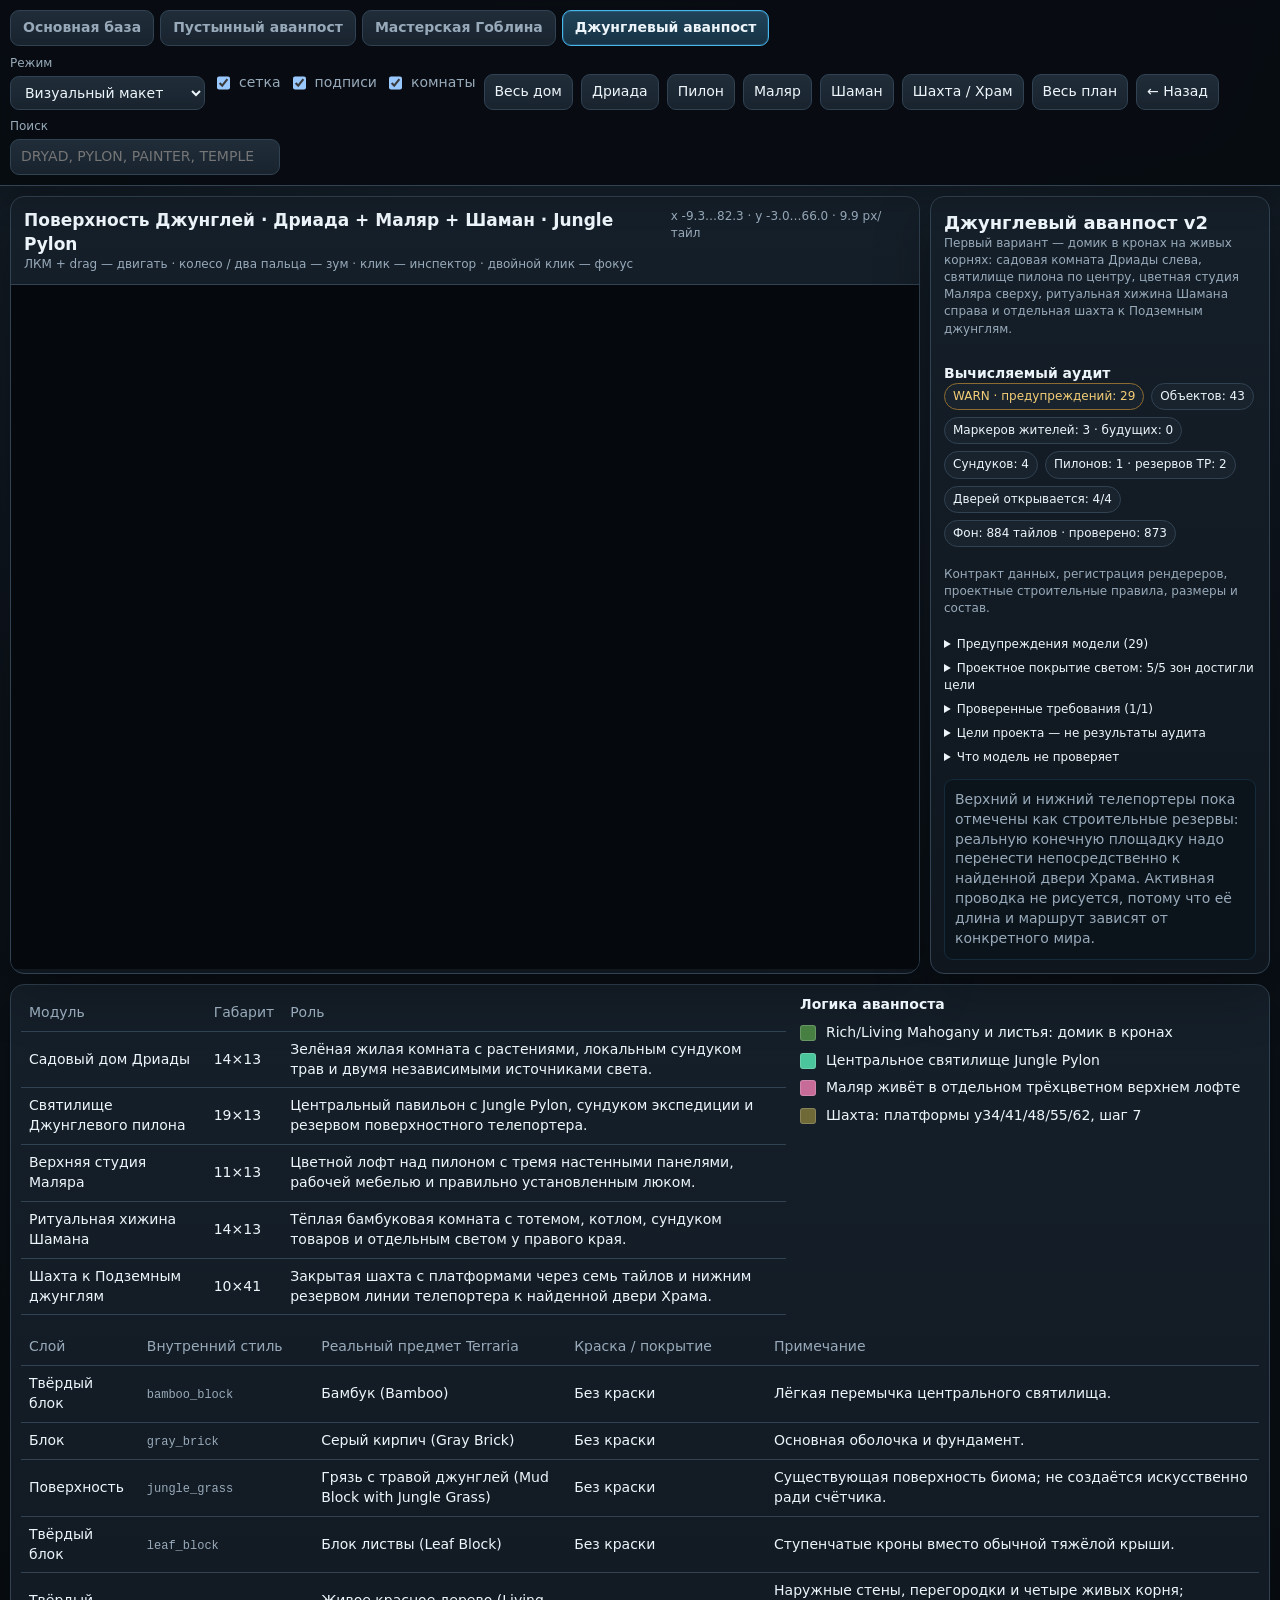
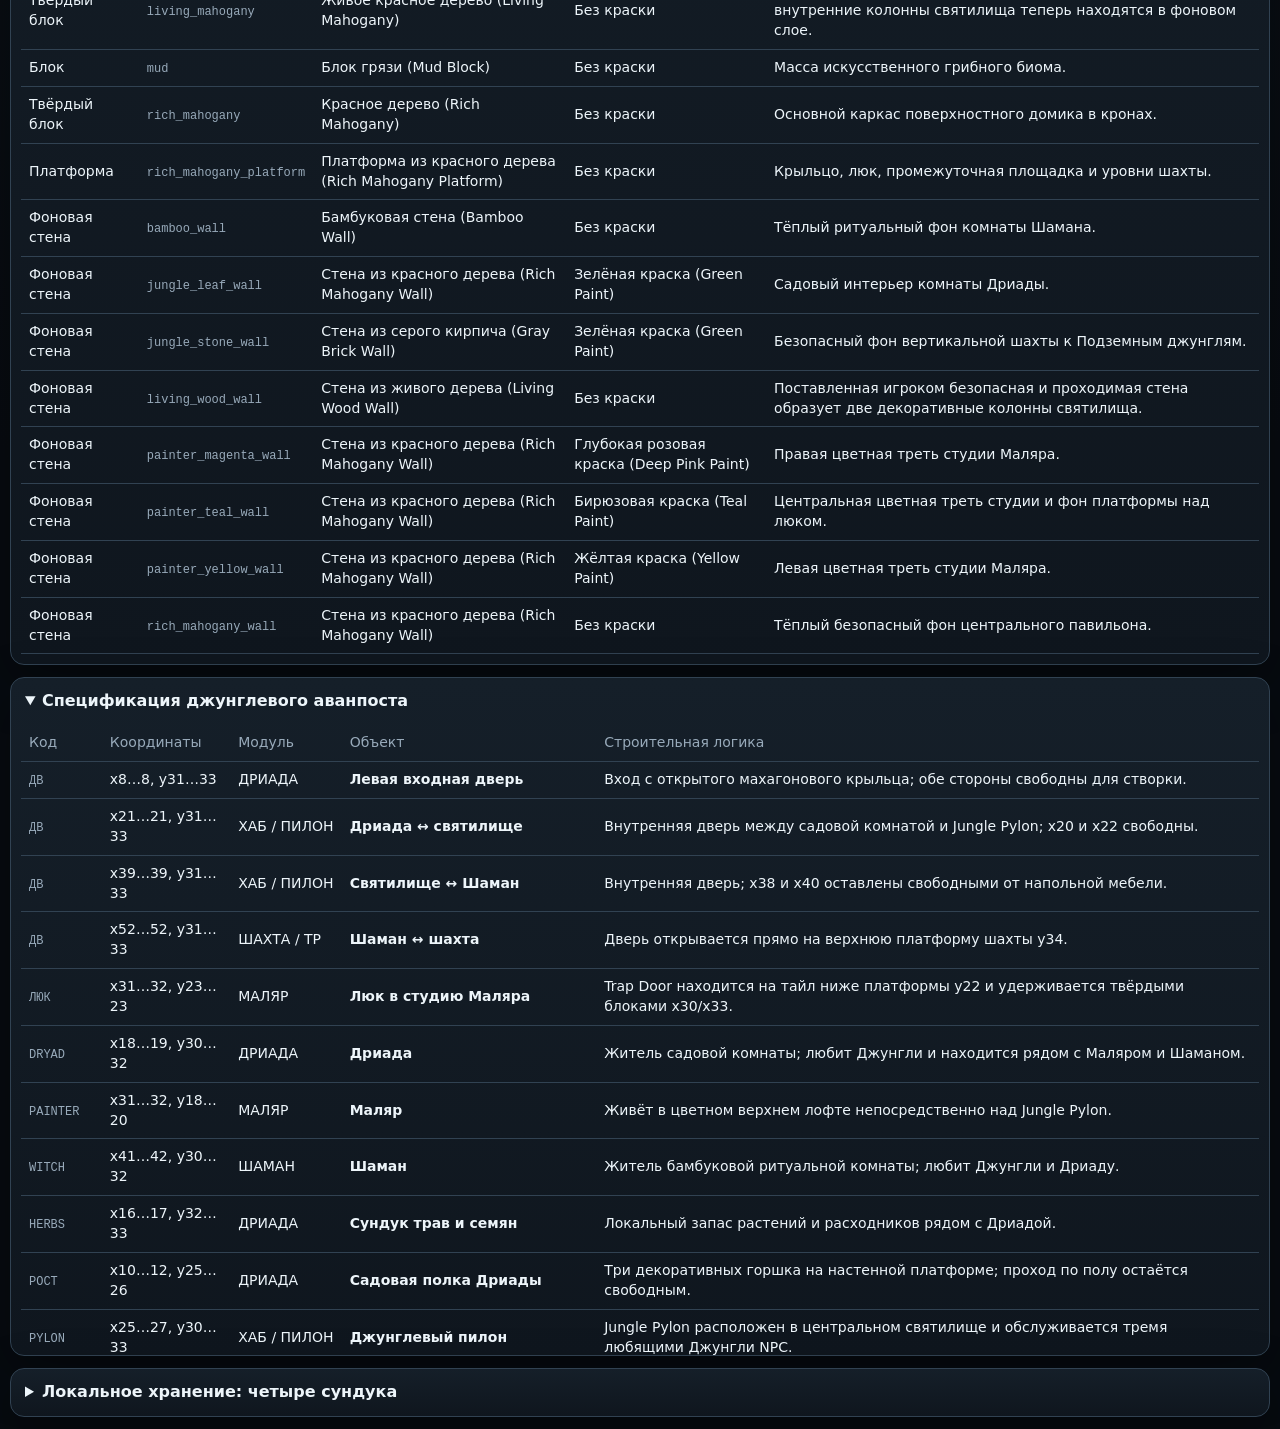
<file: jungle.html>
<!doctype html>
<html lang="ru">
  <head>
    <meta charset="utf-8" />
    <meta name="viewport" content="width=device-width,initial-scale=1" />
    <title>Terraria — джунглевый аванпост</title>
    <link rel="icon" type="image/svg+xml" href="./favicon.svg?v=57c80eba19bfcf10a8d78a1273d76f22673a11f07ca17075b575044e7e690eab" />
    <link rel="stylesheet" href="./styles.css?v=57c80eba19bfcf10a8d78a1273d76f22673a11f07ca17075b575044e7e690eab" />
    <link rel="stylesheet" href="./scene-tabs.css?v=57c80eba19bfcf10a8d78a1273d76f22673a11f07ca17075b575044e7e690eab" />
    <!-- planner-release:start -->
    <meta name="planner-release" content="57c80eba19bfcf10a8d78a1273d76f22673a11f07ca17075b575044e7e690eab" />
    <script type="importmap">{"imports":{"./js/boot.js":"./js/boot.js?v=57c80eba19bfcf10a8d78a1273d76f22673a11f07ca17075b575044e7e690eab","./js/data/backgrounds/boss-arena.js":"./js/data/backgrounds/boss-arena.js?v=57c80eba19bfcf10a8d78a1273d76f22673a11f07ca17075b575044e7e690eab","./js/data/backgrounds/boss-platform-joins.js":"./js/data/backgrounds/boss-platform-joins.js?v=57c80eba19bfcf10a8d78a1273d76f22673a11f07ca17075b575044e7e690eab","./js/data/backgrounds/core.js":"./js/data/backgrounds/core.js?v=57c80eba19bfcf10a8d78a1273d76f22673a11f07ca17075b575044e7e690eab","./js/data/backgrounds/index.js":"./js/data/backgrounds/index.js?v=57c80eba19bfcf10a8d78a1273d76f22673a11f07ca17075b575044e7e690eab","./js/data/backgrounds/museum-pits.js":"./js/data/backgrounds/museum-pits.js?v=57c80eba19bfcf10a8d78a1273d76f22673a11f07ca17075b575044e7e690eab","./js/data/desert/backgrounds.js":"./js/data/desert/backgrounds.js?v=57c80eba19bfcf10a8d78a1273d76f22673a11f07ca17075b575044e7e690eab","./js/data/desert/engineering.js":"./js/data/desert/engineering.js?v=57c80eba19bfcf10a8d78a1273d76f22673a11f07ca17075b575044e7e690eab","./js/data/desert/index.js":"./js/data/desert/index.js?v=57c80eba19bfcf10a8d78a1273d76f22673a11f07ca17075b575044e7e690eab","./js/data/desert/layout.js":"./js/data/desert/layout.js?v=57c80eba19bfcf10a8d78a1273d76f22673a11f07ca17075b575044e7e690eab","./js/data/desert/materials.js":"./js/data/desert/materials.js?v=57c80eba19bfcf10a8d78a1273d76f22673a11f07ca17075b575044e7e690eab","./js/data/desert/objects.js":"./js/data/desert/objects.js?v=57c80eba19bfcf10a8d78a1273d76f22673a11f07ca17075b575044e7e690eab","./js/data/desert/solids.js":"./js/data/desert/solids.js?v=57c80eba19bfcf10a8d78a1273d76f22673a11f07ca17075b575044e7e690eab","./js/data/engineering/circuits.js":"./js/data/engineering/circuits.js?v=57c80eba19bfcf10a8d78a1273d76f22673a11f07ca17075b575044e7e690eab","./js/data/engineering/controls.js":"./js/data/engineering/controls.js?v=57c80eba19bfcf10a8d78a1273d76f22673a11f07ca17075b575044e7e690eab","./js/data/engineering/index.js":"./js/data/engineering/index.js?v=57c80eba19bfcf10a8d78a1273d76f22673a11f07ca17075b575044e7e690eab","./js/data/engineering/traps.js":"./js/data/engineering/traps.js?v=57c80eba19bfcf10a8d78a1273d76f22673a11f07ca17075b575044e7e690eab","./js/data/index.js":"./js/data/index.js?v=57c80eba19bfcf10a8d78a1273d76f22673a11f07ca17075b575044e7e690eab","./js/data/jungle/backgrounds.js":"./js/data/jungle/backgrounds.js?v=57c80eba19bfcf10a8d78a1273d76f22673a11f07ca17075b575044e7e690eab","./js/data/jungle/engineering.js":"./js/data/jungle/engineering.js?v=57c80eba19bfcf10a8d78a1273d76f22673a11f07ca17075b575044e7e690eab","./js/data/jungle/index.js":"./js/data/jungle/index.js?v=57c80eba19bfcf10a8d78a1273d76f22673a11f07ca17075b575044e7e690eab","./js/data/jungle/layout.js":"./js/data/jungle/layout.js?v=57c80eba19bfcf10a8d78a1273d76f22673a11f07ca17075b575044e7e690eab","./js/data/jungle/materials.js":"./js/data/jungle/materials.js?v=57c80eba19bfcf10a8d78a1273d76f22673a11f07ca17075b575044e7e690eab","./js/data/jungle/objects.js":"./js/data/jungle/objects.js?v=57c80eba19bfcf10a8d78a1273d76f22673a11f07ca17075b575044e7e690eab","./js/data/jungle/solids.js":"./js/data/jungle/solids.js?v=57c80eba19bfcf10a8d78a1273d76f22673a11f07ca17075b575044e7e690eab","./js/data/layout.js":"./js/data/layout.js?v=57c80eba19bfcf10a8d78a1273d76f22673a11f07ca17075b575044e7e690eab","./js/data/materials.js":"./js/data/materials.js?v=57c80eba19bfcf10a8d78a1273d76f22673a11f07ca17075b575044e7e690eab","./js/data/metadata.js":"./js/data/metadata.js?v=57c80eba19bfcf10a8d78a1273d76f22673a11f07ca17075b575044e7e690eab","./js/data/objects/arena.js":"./js/data/objects/arena.js?v=57c80eba19bfcf10a8d78a1273d76f22673a11f07ca17075b575044e7e690eab","./js/data/objects/crafting.js":"./js/data/objects/crafting.js?v=57c80eba19bfcf10a8d78a1273d76f22673a11f07ca17075b575044e7e690eab","./js/data/objects/dyes.js":"./js/data/objects/dyes.js?v=57c80eba19bfcf10a8d78a1273d76f22673a11f07ca17075b575044e7e690eab","./js/data/objects/eternia.js":"./js/data/objects/eternia.js?v=57c80eba19bfcf10a8d78a1273d76f22673a11f07ca17075b575044e7e690eab","./js/data/objects/greenhouse.js":"./js/data/objects/greenhouse.js?v=57c80eba19bfcf10a8d78a1273d76f22673a11f07ca17075b575044e7e690eab","./js/data/objects/index.js":"./js/data/objects/index.js?v=57c80eba19bfcf10a8d78a1273d76f22673a11f07ca17075b575044e7e690eab","./js/data/objects/museum.js":"./js/data/objects/museum.js?v=57c80eba19bfcf10a8d78a1273d76f22673a11f07ca17075b575044e7e690eab","./js/data/objects/pits.js":"./js/data/objects/pits.js?v=57c80eba19bfcf10a8d78a1273d76f22673a11f07ca17075b575044e7e690eab","./js/data/objects/rooms.js":"./js/data/objects/rooms.js?v=57c80eba19bfcf10a8d78a1273d76f22673a11f07ca17075b575044e7e690eab","./js/data/objects/routes.js":"./js/data/objects/routes.js?v=57c80eba19bfcf10a8d78a1273d76f22673a11f07ca17075b575044e7e690eab","./js/data/objects/storage-left.js":"./js/data/objects/storage-left.js?v=57c80eba19bfcf10a8d78a1273d76f22673a11f07ca17075b575044e7e690eab","./js/data/objects/storage-right.js":"./js/data/objects/storage-right.js?v=57c80eba19bfcf10a8d78a1273d76f22673a11f07ca17075b575044e7e690eab","./js/data/objects/street.js":"./js/data/objects/street.js?v=57c80eba19bfcf10a8d78a1273d76f22673a11f07ca17075b575044e7e690eab","./js/data/solids/index.js":"./js/data/solids/index.js?v=57c80eba19bfcf10a8d78a1273d76f22673a11f07ca17075b575044e7e690eab","./js/data/solids/lower.js":"./js/data/solids/lower.js?v=57c80eba19bfcf10a8d78a1273d76f22673a11f07ca17075b575044e7e690eab","./js/data/solids/street.js":"./js/data/solids/street.js?v=57c80eba19bfcf10a8d78a1273d76f22673a11f07ca17075b575044e7e690eab","./js/data/solids/upper.js":"./js/data/solids/upper.js?v=57c80eba19bfcf10a8d78a1273d76f22673a11f07ca17075b575044e7e690eab","./js/data/underground/backgrounds.js":"./js/data/underground/backgrounds.js?v=57c80eba19bfcf10a8d78a1273d76f22673a11f07ca17075b575044e7e690eab","./js/data/underground/engineering.js":"./js/data/underground/engineering.js?v=57c80eba19bfcf10a8d78a1273d76f22673a11f07ca17075b575044e7e690eab","./js/data/underground/index.js":"./js/data/underground/index.js?v=57c80eba19bfcf10a8d78a1273d76f22673a11f07ca17075b575044e7e690eab","./js/data/underground/layout.js":"./js/data/underground/layout.js?v=57c80eba19bfcf10a8d78a1273d76f22673a11f07ca17075b575044e7e690eab","./js/data/underground/materials.js":"./js/data/underground/materials.js?v=57c80eba19bfcf10a8d78a1273d76f22673a11f07ca17075b575044e7e690eab","./js/data/underground/objects.js":"./js/data/underground/objects.js?v=57c80eba19bfcf10a8d78a1273d76f22673a11f07ca17075b575044e7e690eab","./js/data/underground/solids.js":"./js/data/underground/solids.js?v=57c80eba19bfcf10a8d78a1273d76f22673a11f07ca17075b575044e7e690eab","./js/entries/desert.js":"./js/entries/desert.js?v=57c80eba19bfcf10a8d78a1273d76f22673a11f07ca17075b575044e7e690eab","./js/entries/jungle.js":"./js/entries/jungle.js?v=57c80eba19bfcf10a8d78a1273d76f22673a11f07ca17075b575044e7e690eab","./js/entries/main.js":"./js/entries/main.js?v=57c80eba19bfcf10a8d78a1273d76f22673a11f07ca17075b575044e7e690eab","./js/entries/underground.js":"./js/entries/underground.js?v=57c80eba19bfcf10a8d78a1273d76f22673a11f07ca17075b575044e7e690eab","./js/runtime/building-audit.js":"./js/runtime/building-audit.js?v=57c80eba19bfcf10a8d78a1273d76f22673a11f07ca17075b575044e7e690eab","./js/runtime/camera.js":"./js/runtime/camera.js?v=57c80eba19bfcf10a8d78a1273d76f22673a11f07ca17075b575044e7e690eab","./js/runtime/core.js":"./js/runtime/core.js?v=57c80eba19bfcf10a8d78a1273d76f22673a11f07ca17075b575044e7e690eab","./js/runtime/deployment.js":"./js/runtime/deployment.js?v=57c80eba19bfcf10a8d78a1273d76f22673a11f07ca17075b575044e7e690eab","./js/runtime/desert-extensions.js":"./js/runtime/desert-extensions.js?v=57c80eba19bfcf10a8d78a1273d76f22673a11f07ca17075b575044e7e690eab","./js/runtime/events.js":"./js/runtime/events.js?v=57c80eba19bfcf10a8d78a1273d76f22673a11f07ca17075b575044e7e690eab","./js/runtime/formatters.js":"./js/runtime/formatters.js?v=57c80eba19bfcf10a8d78a1273d76f22673a11f07ca17075b575044e7e690eab","./js/runtime/inspector.js":"./js/runtime/inspector.js?v=57c80eba19bfcf10a8d78a1273d76f22673a11f07ca17075b575044e7e690eab","./js/runtime/interactions.js":"./js/runtime/interactions.js?v=57c80eba19bfcf10a8d78a1273d76f22673a11f07ca17075b575044e7e690eab","./js/runtime/jungle-extensions.js":"./js/runtime/jungle-extensions.js?v=57c80eba19bfcf10a8d78a1273d76f22673a11f07ca17075b575044e7e690eab","./js/runtime/lifecycle.js":"./js/runtime/lifecycle.js?v=57c80eba19bfcf10a8d78a1273d76f22673a11f07ca17075b575044e7e690eab","./js/runtime/lighting-audit.js":"./js/runtime/lighting-audit.js?v=57c80eba19bfcf10a8d78a1273d76f22673a11f07ca17075b575044e7e690eab","./js/runtime/model.js":"./js/runtime/model.js?v=57c80eba19bfcf10a8d78a1273d76f22673a11f07ca17075b575044e7e690eab","./js/runtime/overlay.js":"./js/runtime/overlay.js?v=57c80eba19bfcf10a8d78a1273d76f22673a11f07ca17075b575044e7e690eab","./js/runtime/placement-contract.js":"./js/runtime/placement-contract.js?v=57c80eba19bfcf10a8d78a1273d76f22673a11f07ca17075b575044e7e690eab","./js/runtime/prepare.js":"./js/runtime/prepare.js?v=57c80eba19bfcf10a8d78a1273d76f22673a11f07ca17075b575044e7e690eab","./js/runtime/render-base.js":"./js/runtime/render-base.js?v=57c80eba19bfcf10a8d78a1273d76f22673a11f07ca17075b575044e7e690eab","./js/runtime/render-cache.js":"./js/runtime/render-cache.js?v=57c80eba19bfcf10a8d78a1273d76f22673a11f07ca17075b575044e7e690eab","./js/runtime/render-objects.js":"./js/runtime/render-objects.js?v=57c80eba19bfcf10a8d78a1273d76f22673a11f07ca17075b575044e7e690eab","./js/runtime/render-tiles.js":"./js/runtime/render-tiles.js?v=57c80eba19bfcf10a8d78a1273d76f22673a11f07ca17075b575044e7e690eab","./js/runtime/scene-audit.js":"./js/runtime/scene-audit.js?v=57c80eba19bfcf10a8d78a1273d76f22673a11f07ca17075b575044e7e690eab","./js/runtime/scene-ui.js":"./js/runtime/scene-ui.js?v=57c80eba19bfcf10a8d78a1273d76f22673a11f07ca17075b575044e7e690eab","./js/runtime/start.js":"./js/runtime/start.js?v=57c80eba19bfcf10a8d78a1273d76f22673a11f07ca17075b575044e7e690eab","./js/runtime/state.js":"./js/runtime/state.js?v=57c80eba19bfcf10a8d78a1273d76f22673a11f07ca17075b575044e7e690eab","./js/runtime/tables.js":"./js/runtime/tables.js?v=57c80eba19bfcf10a8d78a1273d76f22673a11f07ca17075b575044e7e690eab","./js/runtime/underground-extensions.js":"./js/runtime/underground-extensions.js?v=57c80eba19bfcf10a8d78a1273d76f22673a11f07ca17075b575044e7e690eab","./js/runtime/validation.js":"./js/runtime/validation.js?v=57c80eba19bfcf10a8d78a1273d76f22673a11f07ca17075b575044e7e690eab","./js/scenes/desert.js":"./js/scenes/desert.js?v=57c80eba19bfcf10a8d78a1273d76f22673a11f07ca17075b575044e7e690eab","./js/scenes/jungle.js":"./js/scenes/jungle.js?v=57c80eba19bfcf10a8d78a1273d76f22673a11f07ca17075b575044e7e690eab","./js/scenes/main.js":"./js/scenes/main.js?v=57c80eba19bfcf10a8d78a1273d76f22673a11f07ca17075b575044e7e690eab","./js/scenes/underground.js":"./js/scenes/underground.js?v=57c80eba19bfcf10a8d78a1273d76f22673a11f07ca17075b575044e7e690eab"}}</script>
    <!-- planner-release:end -->
  </head>
  <body>
    <div class="toolbar">
      <nav class="scene-tabs" aria-label="Сцены проекта">
        <a class="scene-tab" href="./index.html">Основная база</a>
        <a class="scene-tab" href="./desert.html">Пустынный аванпост</a>
        <a class="scene-tab" href="./underground.html">Мастерская Гоблина</a>
        <a class="scene-tab" href="./jungle.html" aria-current="page">Джунглевый аванпост</a>
      </nav>
      <div class="controls">
        <div class="control">
          <label for="mode">Режим</label
          ><select id="mode">
            <option value="visual">Визуальный макет</option>
            <option value="structure">Каркас и материалы</option>
            <option value="furniture">Мебель и NPC</option>
            <option value="backgrounds">Фоновые стены</option>
          </select>
        </div>
        <label class="check"
          ><input id="grid" type="checkbox" checked /> сетка</label
        >
        <label class="check"
          ><input id="labels" type="checkbox" checked /> подписи</label
        >
        <label class="check"
          ><input id="roomNames" type="checkbox" checked /> комнаты</label
        >
        <label class="check scene-hidden"
          ><input id="reserves" type="checkbox" /> резервы</label
        >
        <button id="upper">Весь дом</button
        ><button id="greenhouse">Дриада</button
        ><button id="craft">Пилон</button
        ><button id="arena">Маляр</button
        ><button id="pitsBtn">Шаман</button
        ><button id="shaftBtn">Шахта / Храм</button
        ><button id="fit">Весь план</button><button id="back">← Назад</button>
        <div class="control">
          <label for="search">Поиск</label
          ><input
            id="search"
            type="search"
            placeholder="DRYAD, PYLON, PAINTER, TEMPLE…"
          />
        </div>
      </div>
    </div>

    <div class="layout">
      <section class="card">
        <div class="maphead">
          <div>
            <b>Поверхность Джунглей · Дриада + Маляр + Шаман · Jungle Pylon</b>
            <div class="sub">
              ЛКМ + drag — двигать · колесо / два пальца — зум · клик —
              инспектор · двойной клик — фокус
            </div>
          </div>
          <div class="sub" id="viewInfo"></div>
        </div>
        <div class="viewport" id="viewport">
          <canvas id="baseCanvas"></canvas><canvas id="objectCanvas"></canvas
          ><canvas id="overlayCanvas"></canvas>
        </div>
      </section>

      <aside class="card inspector">
        <div>
          <h2 id="iname">Джунглевый аванпост v2</h2>
          <div class="sub" id="idesc">
            Первый вариант — домик в кронах на живых корнях: садовая комната
            Дриады слева, святилище пилона по центру, цветная студия Маляра
            сверху, ритуальная хижина Шамана справа и отдельная шахта к
            Подземным джунглям.
          </div>
        </div>
        <div class="kv" id="ikv"></div>
        <div>
          <b>Вычисляемый аудит</b>
          <div class="status" id="status"></div>
        </div>
        <div class="note">
          Верхний и нижний телепортеры пока отмечены как строительные резервы:
          реальную конечную площадку надо перенести непосредственно к найденной
          двери Храма. Активная проводка не рисуется, потому что её длина и
          маршрут зависят от конкретного мира.
        </div>
      </aside>
    </div>

    <section class="card bottom">
      <div class="bottom-grid">
        <div>
          <table>
            <thead>
              <tr>
                <th>Модуль</th>
                <th>Габарит</th>
                <th>Роль</th>
              </tr>
            </thead>
            <tbody id="roomRows"></tbody>
          </table>
        </div>
        <div class="legend">
          <b>Логика аванпоста</b>
          <div class="legend-row">
            <span class="swatch" style="background: #477f42"></span
            ><span>Rich/Living Mahogany и листья: домик в кронах</span>
          </div>
          <div class="legend-row">
            <span class="swatch" style="background: #4bc59b"></span
            ><span>Центральное святилище Jungle Pylon</span>
          </div>
          <div class="legend-row">
            <span class="swatch" style="background: #c76b98"></span
            ><span>Маляр живёт в отдельном трёхцветном верхнем лофте</span>
          </div>
          <div class="legend-row">
            <span class="swatch" style="background: #6f6837"></span
            ><span>Шахта: платформы y34/41/48/55/62, шаг 7</span>
          </div>
        </div>
      </div>
      <div style="margin-top: 14px; overflow: auto">
        <table>
          <thead>
            <tr>
              <th>Слой</th>
              <th>Внутренний стиль</th>
              <th>Реальный предмет Terraria</th>
              <th>Краска / покрытие</th>
              <th>Примечание</th>
            </tr>
          </thead>
          <tbody id="materialRows"></tbody>
        </table>
      </div>
    </section>

    <details class="card storage-spec" open>
      <summary>Спецификация джунглевого аванпоста</summary>
      <div class="storage-wrap">
        <table class="storage-table">
          <thead>
            <tr>
              <th>Код</th>
              <th>Координаты</th>
              <th>Модуль</th>
              <th>Объект</th>
              <th>Строительная логика</th>
            </tr>
          </thead>
          <tbody id="arenaRows"></tbody>
        </table>
      </div>
    </details>

    <details class="card storage-spec">
      <summary>Локальное хранение: четыре сундука</summary>
      <div class="storage-wrap">
        <table class="storage-table">
          <thead>
            <tr>
              <th>Код</th>
              <th>Имя в игре ≤20</th>
              <th>Корпус</th>
              <th>Что хранить</th>
              <th>Не сюда</th>
            </tr>
          </thead>
          <tbody id="storageRows"></tbody>
        </table>
      </div>
    </details>

    <div class="tooltip" id="tip"></div>


    <script type="module" data-planner-entry="./js/entries/jungle.js" src="./js/boot.js?v=57c80eba19bfcf10a8d78a1273d76f22673a11f07ca17075b575044e7e690eab"></script>
  </body>
</html>
</file>
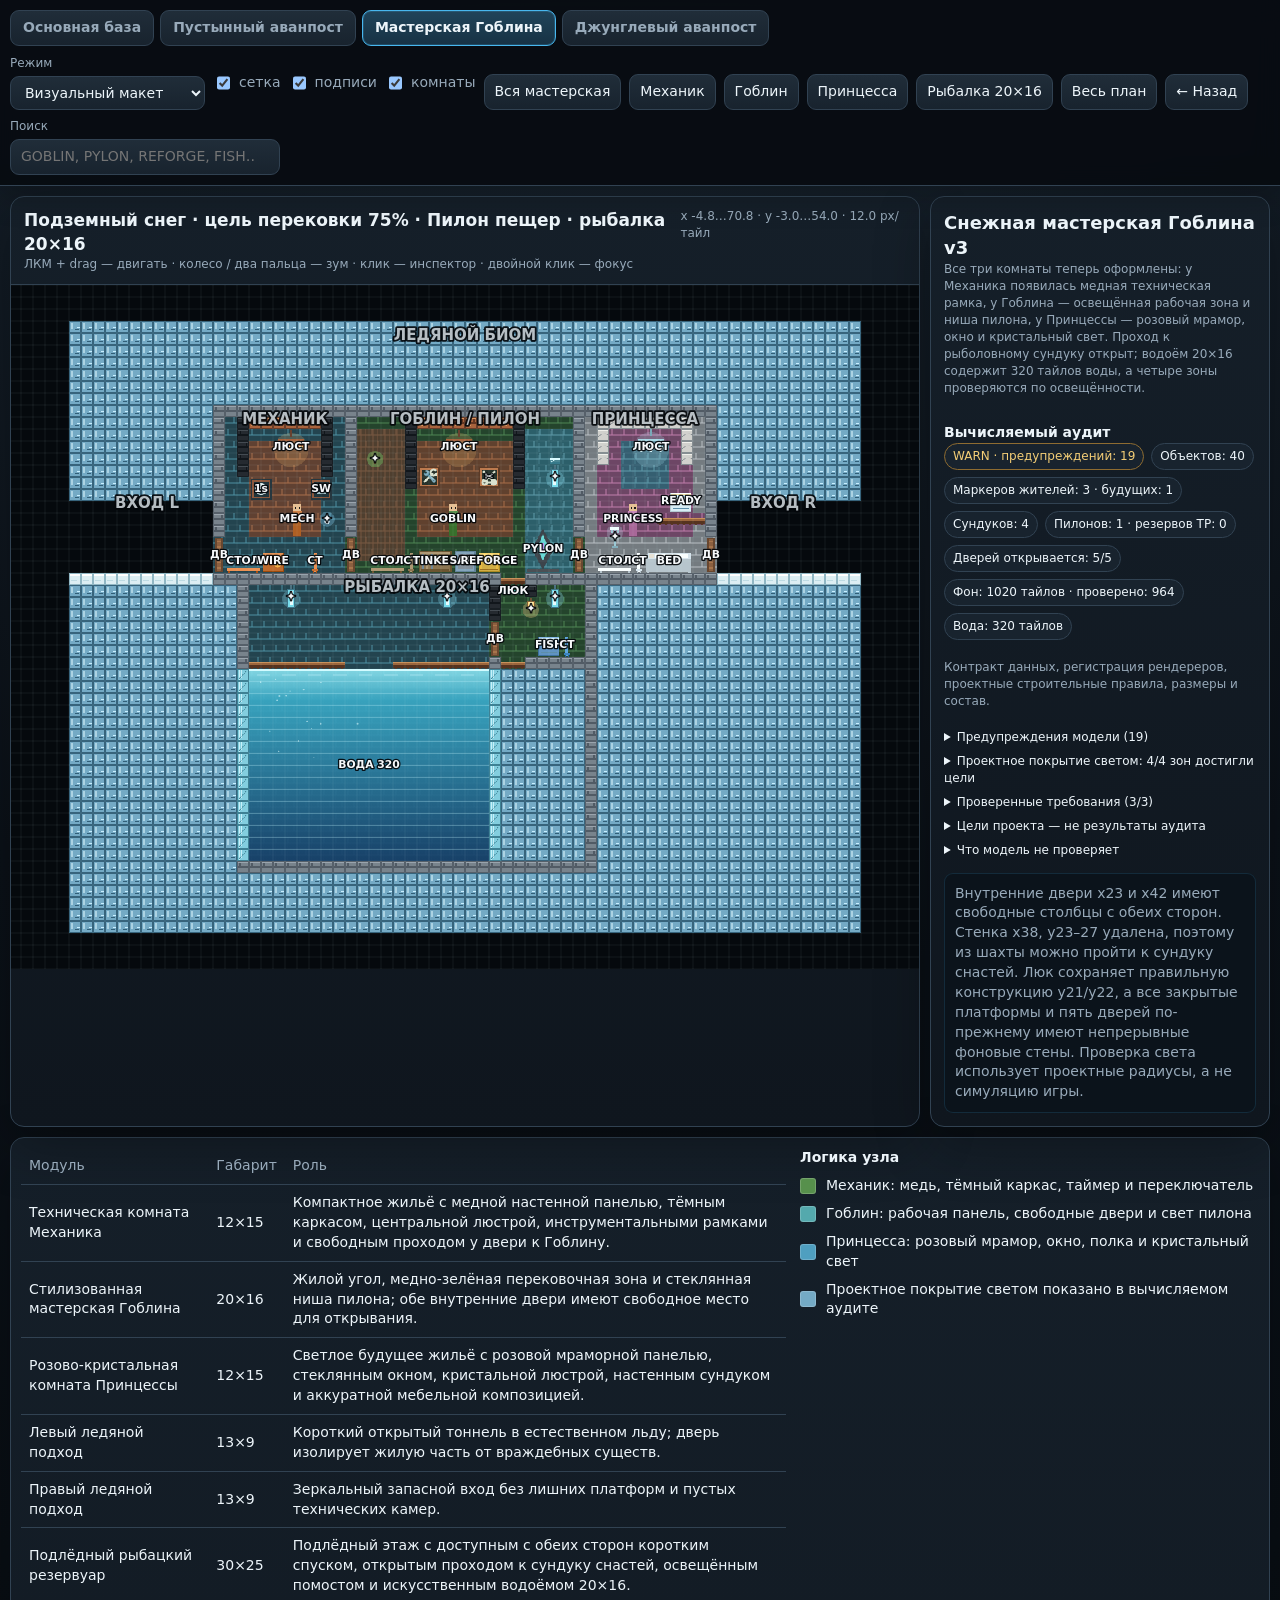
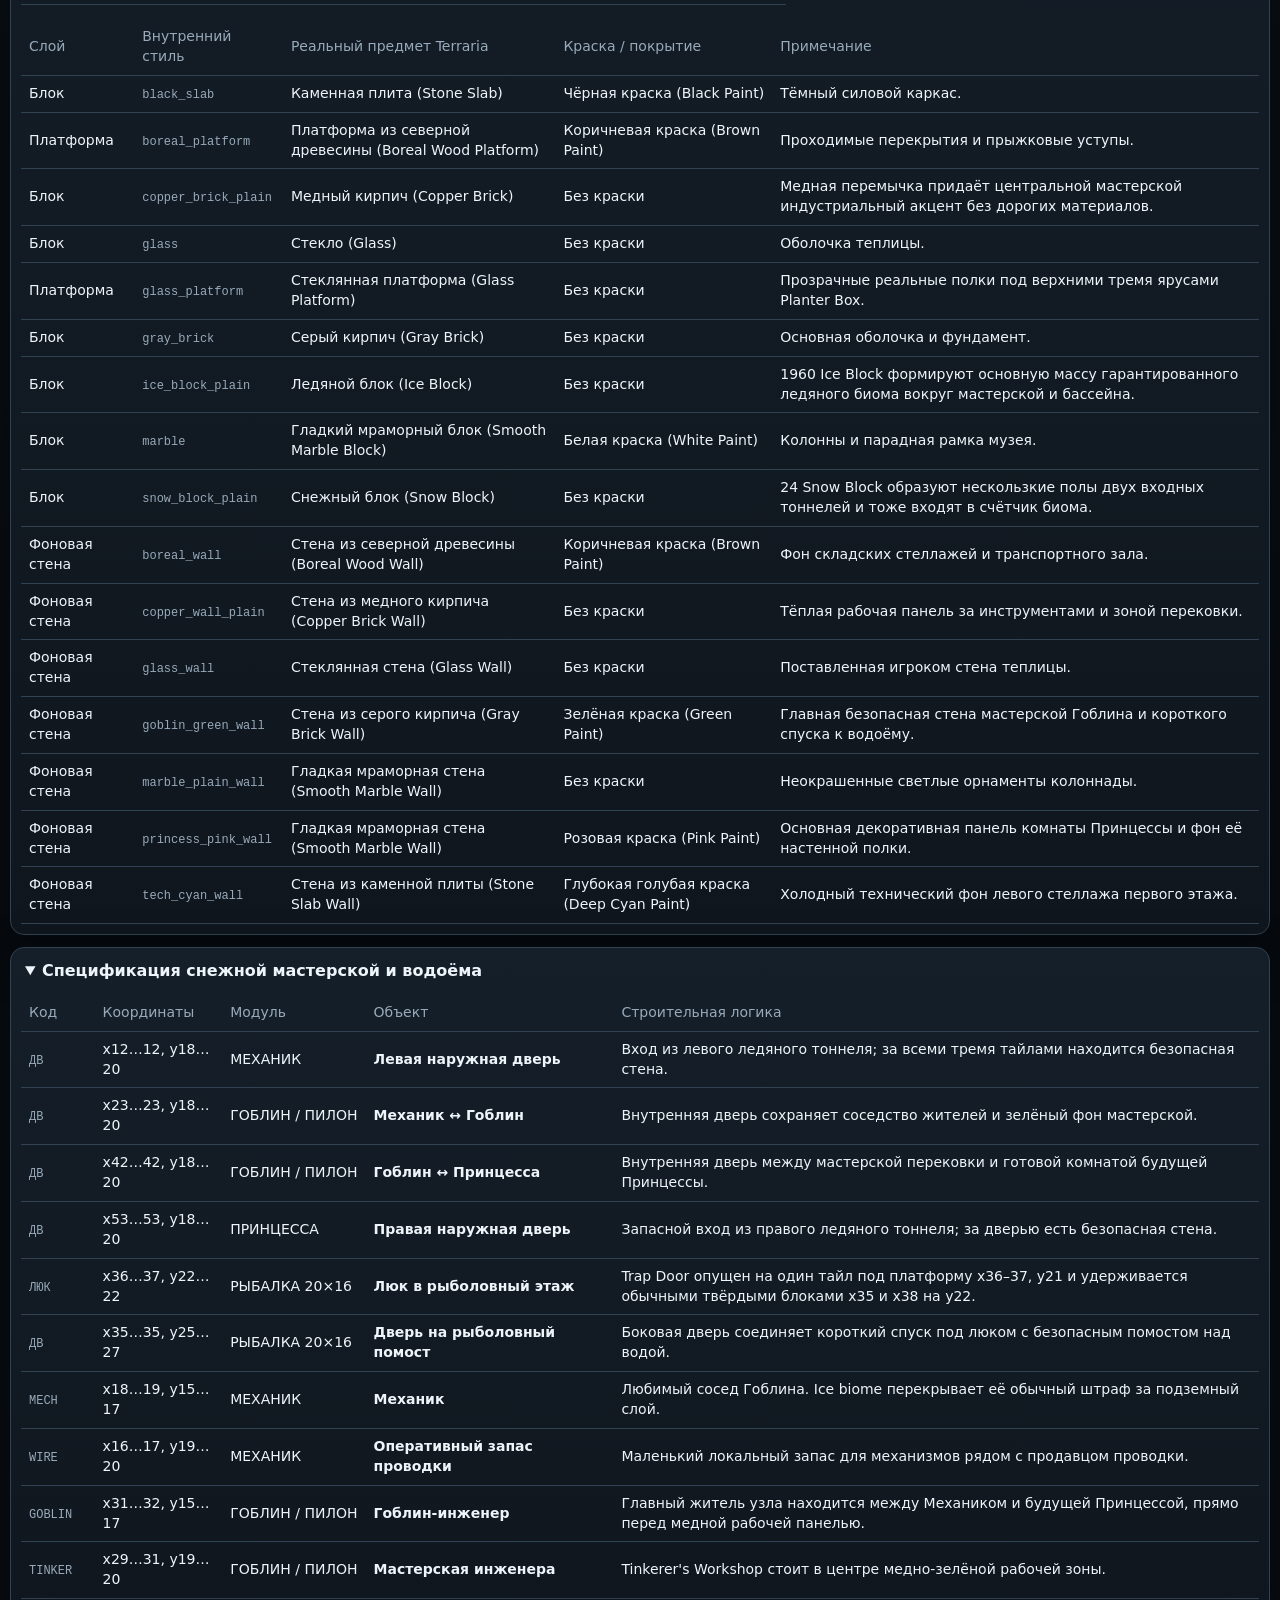
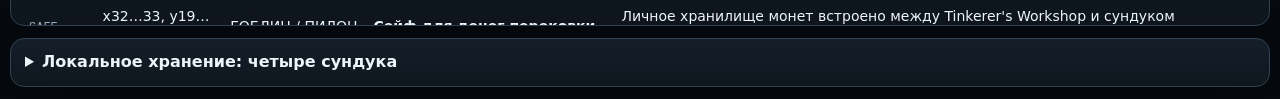
<file: underground.html>
<!doctype html>
<html lang="ru">
  <head>
    <meta charset="utf-8" />
    <meta name="viewport" content="width=device-width,initial-scale=1" />
    <title>Terraria — мастерская Гоблина v3: доступ, свет и рыбалка</title>
    <link rel="icon" type="image/svg+xml" href="./favicon.svg?v=57c80eba19bfcf10a8d78a1273d76f22673a11f07ca17075b575044e7e690eab" />
    <link rel="stylesheet" href="./styles.css?v=57c80eba19bfcf10a8d78a1273d76f22673a11f07ca17075b575044e7e690eab" />
    <link rel="stylesheet" href="./scene-tabs.css?v=57c80eba19bfcf10a8d78a1273d76f22673a11f07ca17075b575044e7e690eab" />
    <!-- planner-release:start -->
    <meta name="planner-release" content="57c80eba19bfcf10a8d78a1273d76f22673a11f07ca17075b575044e7e690eab" />
    <script type="importmap">{"imports":{"./js/boot.js":"./js/boot.js?v=57c80eba19bfcf10a8d78a1273d76f22673a11f07ca17075b575044e7e690eab","./js/data/backgrounds/boss-arena.js":"./js/data/backgrounds/boss-arena.js?v=57c80eba19bfcf10a8d78a1273d76f22673a11f07ca17075b575044e7e690eab","./js/data/backgrounds/boss-platform-joins.js":"./js/data/backgrounds/boss-platform-joins.js?v=57c80eba19bfcf10a8d78a1273d76f22673a11f07ca17075b575044e7e690eab","./js/data/backgrounds/core.js":"./js/data/backgrounds/core.js?v=57c80eba19bfcf10a8d78a1273d76f22673a11f07ca17075b575044e7e690eab","./js/data/backgrounds/index.js":"./js/data/backgrounds/index.js?v=57c80eba19bfcf10a8d78a1273d76f22673a11f07ca17075b575044e7e690eab","./js/data/backgrounds/museum-pits.js":"./js/data/backgrounds/museum-pits.js?v=57c80eba19bfcf10a8d78a1273d76f22673a11f07ca17075b575044e7e690eab","./js/data/desert/backgrounds.js":"./js/data/desert/backgrounds.js?v=57c80eba19bfcf10a8d78a1273d76f22673a11f07ca17075b575044e7e690eab","./js/data/desert/engineering.js":"./js/data/desert/engineering.js?v=57c80eba19bfcf10a8d78a1273d76f22673a11f07ca17075b575044e7e690eab","./js/data/desert/index.js":"./js/data/desert/index.js?v=57c80eba19bfcf10a8d78a1273d76f22673a11f07ca17075b575044e7e690eab","./js/data/desert/layout.js":"./js/data/desert/layout.js?v=57c80eba19bfcf10a8d78a1273d76f22673a11f07ca17075b575044e7e690eab","./js/data/desert/materials.js":"./js/data/desert/materials.js?v=57c80eba19bfcf10a8d78a1273d76f22673a11f07ca17075b575044e7e690eab","./js/data/desert/objects.js":"./js/data/desert/objects.js?v=57c80eba19bfcf10a8d78a1273d76f22673a11f07ca17075b575044e7e690eab","./js/data/desert/solids.js":"./js/data/desert/solids.js?v=57c80eba19bfcf10a8d78a1273d76f22673a11f07ca17075b575044e7e690eab","./js/data/engineering/circuits.js":"./js/data/engineering/circuits.js?v=57c80eba19bfcf10a8d78a1273d76f22673a11f07ca17075b575044e7e690eab","./js/data/engineering/controls.js":"./js/data/engineering/controls.js?v=57c80eba19bfcf10a8d78a1273d76f22673a11f07ca17075b575044e7e690eab","./js/data/engineering/index.js":"./js/data/engineering/index.js?v=57c80eba19bfcf10a8d78a1273d76f22673a11f07ca17075b575044e7e690eab","./js/data/engineering/traps.js":"./js/data/engineering/traps.js?v=57c80eba19bfcf10a8d78a1273d76f22673a11f07ca17075b575044e7e690eab","./js/data/index.js":"./js/data/index.js?v=57c80eba19bfcf10a8d78a1273d76f22673a11f07ca17075b575044e7e690eab","./js/data/jungle/backgrounds.js":"./js/data/jungle/backgrounds.js?v=57c80eba19bfcf10a8d78a1273d76f22673a11f07ca17075b575044e7e690eab","./js/data/jungle/engineering.js":"./js/data/jungle/engineering.js?v=57c80eba19bfcf10a8d78a1273d76f22673a11f07ca17075b575044e7e690eab","./js/data/jungle/index.js":"./js/data/jungle/index.js?v=57c80eba19bfcf10a8d78a1273d76f22673a11f07ca17075b575044e7e690eab","./js/data/jungle/layout.js":"./js/data/jungle/layout.js?v=57c80eba19bfcf10a8d78a1273d76f22673a11f07ca17075b575044e7e690eab","./js/data/jungle/materials.js":"./js/data/jungle/materials.js?v=57c80eba19bfcf10a8d78a1273d76f22673a11f07ca17075b575044e7e690eab","./js/data/jungle/objects.js":"./js/data/jungle/objects.js?v=57c80eba19bfcf10a8d78a1273d76f22673a11f07ca17075b575044e7e690eab","./js/data/jungle/solids.js":"./js/data/jungle/solids.js?v=57c80eba19bfcf10a8d78a1273d76f22673a11f07ca17075b575044e7e690eab","./js/data/layout.js":"./js/data/layout.js?v=57c80eba19bfcf10a8d78a1273d76f22673a11f07ca17075b575044e7e690eab","./js/data/materials.js":"./js/data/materials.js?v=57c80eba19bfcf10a8d78a1273d76f22673a11f07ca17075b575044e7e690eab","./js/data/metadata.js":"./js/data/metadata.js?v=57c80eba19bfcf10a8d78a1273d76f22673a11f07ca17075b575044e7e690eab","./js/data/objects/arena.js":"./js/data/objects/arena.js?v=57c80eba19bfcf10a8d78a1273d76f22673a11f07ca17075b575044e7e690eab","./js/data/objects/crafting.js":"./js/data/objects/crafting.js?v=57c80eba19bfcf10a8d78a1273d76f22673a11f07ca17075b575044e7e690eab","./js/data/objects/dyes.js":"./js/data/objects/dyes.js?v=57c80eba19bfcf10a8d78a1273d76f22673a11f07ca17075b575044e7e690eab","./js/data/objects/eternia.js":"./js/data/objects/eternia.js?v=57c80eba19bfcf10a8d78a1273d76f22673a11f07ca17075b575044e7e690eab","./js/data/objects/greenhouse.js":"./js/data/objects/greenhouse.js?v=57c80eba19bfcf10a8d78a1273d76f22673a11f07ca17075b575044e7e690eab","./js/data/objects/index.js":"./js/data/objects/index.js?v=57c80eba19bfcf10a8d78a1273d76f22673a11f07ca17075b575044e7e690eab","./js/data/objects/museum.js":"./js/data/objects/museum.js?v=57c80eba19bfcf10a8d78a1273d76f22673a11f07ca17075b575044e7e690eab","./js/data/objects/pits.js":"./js/data/objects/pits.js?v=57c80eba19bfcf10a8d78a1273d76f22673a11f07ca17075b575044e7e690eab","./js/data/objects/rooms.js":"./js/data/objects/rooms.js?v=57c80eba19bfcf10a8d78a1273d76f22673a11f07ca17075b575044e7e690eab","./js/data/objects/routes.js":"./js/data/objects/routes.js?v=57c80eba19bfcf10a8d78a1273d76f22673a11f07ca17075b575044e7e690eab","./js/data/objects/storage-left.js":"./js/data/objects/storage-left.js?v=57c80eba19bfcf10a8d78a1273d76f22673a11f07ca17075b575044e7e690eab","./js/data/objects/storage-right.js":"./js/data/objects/storage-right.js?v=57c80eba19bfcf10a8d78a1273d76f22673a11f07ca17075b575044e7e690eab","./js/data/objects/street.js":"./js/data/objects/street.js?v=57c80eba19bfcf10a8d78a1273d76f22673a11f07ca17075b575044e7e690eab","./js/data/solids/index.js":"./js/data/solids/index.js?v=57c80eba19bfcf10a8d78a1273d76f22673a11f07ca17075b575044e7e690eab","./js/data/solids/lower.js":"./js/data/solids/lower.js?v=57c80eba19bfcf10a8d78a1273d76f22673a11f07ca17075b575044e7e690eab","./js/data/solids/street.js":"./js/data/solids/street.js?v=57c80eba19bfcf10a8d78a1273d76f22673a11f07ca17075b575044e7e690eab","./js/data/solids/upper.js":"./js/data/solids/upper.js?v=57c80eba19bfcf10a8d78a1273d76f22673a11f07ca17075b575044e7e690eab","./js/data/underground/backgrounds.js":"./js/data/underground/backgrounds.js?v=57c80eba19bfcf10a8d78a1273d76f22673a11f07ca17075b575044e7e690eab","./js/data/underground/engineering.js":"./js/data/underground/engineering.js?v=57c80eba19bfcf10a8d78a1273d76f22673a11f07ca17075b575044e7e690eab","./js/data/underground/index.js":"./js/data/underground/index.js?v=57c80eba19bfcf10a8d78a1273d76f22673a11f07ca17075b575044e7e690eab","./js/data/underground/layout.js":"./js/data/underground/layout.js?v=57c80eba19bfcf10a8d78a1273d76f22673a11f07ca17075b575044e7e690eab","./js/data/underground/materials.js":"./js/data/underground/materials.js?v=57c80eba19bfcf10a8d78a1273d76f22673a11f07ca17075b575044e7e690eab","./js/data/underground/objects.js":"./js/data/underground/objects.js?v=57c80eba19bfcf10a8d78a1273d76f22673a11f07ca17075b575044e7e690eab","./js/data/underground/solids.js":"./js/data/underground/solids.js?v=57c80eba19bfcf10a8d78a1273d76f22673a11f07ca17075b575044e7e690eab","./js/entries/desert.js":"./js/entries/desert.js?v=57c80eba19bfcf10a8d78a1273d76f22673a11f07ca17075b575044e7e690eab","./js/entries/jungle.js":"./js/entries/jungle.js?v=57c80eba19bfcf10a8d78a1273d76f22673a11f07ca17075b575044e7e690eab","./js/entries/main.js":"./js/entries/main.js?v=57c80eba19bfcf10a8d78a1273d76f22673a11f07ca17075b575044e7e690eab","./js/entries/underground.js":"./js/entries/underground.js?v=57c80eba19bfcf10a8d78a1273d76f22673a11f07ca17075b575044e7e690eab","./js/runtime/building-audit.js":"./js/runtime/building-audit.js?v=57c80eba19bfcf10a8d78a1273d76f22673a11f07ca17075b575044e7e690eab","./js/runtime/camera.js":"./js/runtime/camera.js?v=57c80eba19bfcf10a8d78a1273d76f22673a11f07ca17075b575044e7e690eab","./js/runtime/core.js":"./js/runtime/core.js?v=57c80eba19bfcf10a8d78a1273d76f22673a11f07ca17075b575044e7e690eab","./js/runtime/deployment.js":"./js/runtime/deployment.js?v=57c80eba19bfcf10a8d78a1273d76f22673a11f07ca17075b575044e7e690eab","./js/runtime/desert-extensions.js":"./js/runtime/desert-extensions.js?v=57c80eba19bfcf10a8d78a1273d76f22673a11f07ca17075b575044e7e690eab","./js/runtime/events.js":"./js/runtime/events.js?v=57c80eba19bfcf10a8d78a1273d76f22673a11f07ca17075b575044e7e690eab","./js/runtime/formatters.js":"./js/runtime/formatters.js?v=57c80eba19bfcf10a8d78a1273d76f22673a11f07ca17075b575044e7e690eab","./js/runtime/inspector.js":"./js/runtime/inspector.js?v=57c80eba19bfcf10a8d78a1273d76f22673a11f07ca17075b575044e7e690eab","./js/runtime/interactions.js":"./js/runtime/interactions.js?v=57c80eba19bfcf10a8d78a1273d76f22673a11f07ca17075b575044e7e690eab","./js/runtime/jungle-extensions.js":"./js/runtime/jungle-extensions.js?v=57c80eba19bfcf10a8d78a1273d76f22673a11f07ca17075b575044e7e690eab","./js/runtime/lifecycle.js":"./js/runtime/lifecycle.js?v=57c80eba19bfcf10a8d78a1273d76f22673a11f07ca17075b575044e7e690eab","./js/runtime/lighting-audit.js":"./js/runtime/lighting-audit.js?v=57c80eba19bfcf10a8d78a1273d76f22673a11f07ca17075b575044e7e690eab","./js/runtime/model.js":"./js/runtime/model.js?v=57c80eba19bfcf10a8d78a1273d76f22673a11f07ca17075b575044e7e690eab","./js/runtime/overlay.js":"./js/runtime/overlay.js?v=57c80eba19bfcf10a8d78a1273d76f22673a11f07ca17075b575044e7e690eab","./js/runtime/placement-contract.js":"./js/runtime/placement-contract.js?v=57c80eba19bfcf10a8d78a1273d76f22673a11f07ca17075b575044e7e690eab","./js/runtime/prepare.js":"./js/runtime/prepare.js?v=57c80eba19bfcf10a8d78a1273d76f22673a11f07ca17075b575044e7e690eab","./js/runtime/render-base.js":"./js/runtime/render-base.js?v=57c80eba19bfcf10a8d78a1273d76f22673a11f07ca17075b575044e7e690eab","./js/runtime/render-cache.js":"./js/runtime/render-cache.js?v=57c80eba19bfcf10a8d78a1273d76f22673a11f07ca17075b575044e7e690eab","./js/runtime/render-objects.js":"./js/runtime/render-objects.js?v=57c80eba19bfcf10a8d78a1273d76f22673a11f07ca17075b575044e7e690eab","./js/runtime/render-tiles.js":"./js/runtime/render-tiles.js?v=57c80eba19bfcf10a8d78a1273d76f22673a11f07ca17075b575044e7e690eab","./js/runtime/scene-audit.js":"./js/runtime/scene-audit.js?v=57c80eba19bfcf10a8d78a1273d76f22673a11f07ca17075b575044e7e690eab","./js/runtime/scene-ui.js":"./js/runtime/scene-ui.js?v=57c80eba19bfcf10a8d78a1273d76f22673a11f07ca17075b575044e7e690eab","./js/runtime/start.js":"./js/runtime/start.js?v=57c80eba19bfcf10a8d78a1273d76f22673a11f07ca17075b575044e7e690eab","./js/runtime/state.js":"./js/runtime/state.js?v=57c80eba19bfcf10a8d78a1273d76f22673a11f07ca17075b575044e7e690eab","./js/runtime/tables.js":"./js/runtime/tables.js?v=57c80eba19bfcf10a8d78a1273d76f22673a11f07ca17075b575044e7e690eab","./js/runtime/underground-extensions.js":"./js/runtime/underground-extensions.js?v=57c80eba19bfcf10a8d78a1273d76f22673a11f07ca17075b575044e7e690eab","./js/runtime/validation.js":"./js/runtime/validation.js?v=57c80eba19bfcf10a8d78a1273d76f22673a11f07ca17075b575044e7e690eab","./js/scenes/desert.js":"./js/scenes/desert.js?v=57c80eba19bfcf10a8d78a1273d76f22673a11f07ca17075b575044e7e690eab","./js/scenes/jungle.js":"./js/scenes/jungle.js?v=57c80eba19bfcf10a8d78a1273d76f22673a11f07ca17075b575044e7e690eab","./js/scenes/main.js":"./js/scenes/main.js?v=57c80eba19bfcf10a8d78a1273d76f22673a11f07ca17075b575044e7e690eab","./js/scenes/underground.js":"./js/scenes/underground.js?v=57c80eba19bfcf10a8d78a1273d76f22673a11f07ca17075b575044e7e690eab"}}</script>
    <!-- planner-release:end -->
  </head>
  <body>
    <div class="toolbar">
      <nav class="scene-tabs" aria-label="Сцены проекта">
        <a class="scene-tab" href="./index.html">Основная база</a>
        <a class="scene-tab" href="./desert.html">Пустынный аванпост</a>
        <a class="scene-tab" href="./underground.html" aria-current="page">Мастерская Гоблина</a>
        <a class="scene-tab" href="./jungle.html">Джунглевый аванпост</a>
      </nav>
      <div class="controls">
        <div class="control">
          <label for="mode">Режим</label
          ><select id="mode">
            <option value="visual">Визуальный макет</option>
            <option value="structure">Каркас и материалы</option>
            <option value="furniture">Мебель и NPC</option>
            <option value="backgrounds">Фоновые стены</option>
          </select>
        </div>
        <label class="check"
          ><input id="grid" type="checkbox" checked /> сетка</label
        >
        <label class="check"
          ><input id="labels" type="checkbox" checked /> подписи</label
        >
        <label class="check"
          ><input id="roomNames" type="checkbox" checked /> комнаты</label
        >
        <label class="check scene-hidden"
          ><input id="reserves" type="checkbox" /> резервы</label
        >
        <button id="upper">Вся мастерская</button
        ><button id="greenhouse">Механик</button
        ><button id="craft">Гоблин</button
        ><button id="arena">Принцесса</button
        ><button id="pitsBtn">Рыбалка 20×16</button
        ><button id="fit">Весь план</button><button id="back">← Назад</button>
        <div class="control">
          <label for="search">Поиск</label
          ><input
            id="search"
            type="search"
            placeholder="GOBLIN, PYLON, REFORGE, FISH…"
          />
        </div>
      </div>
    </div>

    <div class="layout">
      <section class="card">
        <div class="maphead">
          <div>
            <b>Подземный снег · цель перековки 75% · Пилон пещер · рыбалка 20×16</b>
            <div class="sub">
              ЛКМ + drag — двигать · колесо / два пальца — зум · клик —
              инспектор · двойной клик — фокус
            </div>
          </div>
          <div class="sub" id="viewInfo"></div>
        </div>
        <div class="viewport" id="viewport">
          <canvas id="baseCanvas"></canvas><canvas id="objectCanvas"></canvas
          ><canvas id="overlayCanvas"></canvas>
        </div>
      </section>

      <aside class="card inspector">
        <div>
          <h2 id="iname">Снежная мастерская Гоблина v3</h2>
          <div class="sub" id="idesc">
            Все три комнаты теперь оформлены: у Механика появилась медная
            техническая рамка, у Гоблина — освещённая рабочая зона и ниша пилона,
            у Принцессы — розовый мрамор, окно и кристальный свет. Проход к
            рыболовному сундуку открыт; водоём 20×16 содержит 320 тайлов воды, а четыре зоны проверяются по освещённости.
          </div>
        </div>
        <div class="kv" id="ikv"></div>
        <div>
          <b>Вычисляемый аудит</b>
          <div class="status" id="status"></div>
        </div>
        <div class="note">
          Внутренние двери x23 и x42 имеют свободные столбцы с обеих сторон.
          Стенка x38, y23–27 удалена, поэтому из шахты можно пройти к сундуку
          снастей. Люк сохраняет правильную конструкцию y21/y22, а все закрытые
          платформы и пять дверей по-прежнему имеют непрерывные фоновые стены.
          Проверка света использует проектные радиусы, а не симуляцию игры.
        </div>
      </aside>
    </div>

    <section class="card bottom">
      <div class="bottom-grid">
        <div>
          <table>
            <thead>
              <tr>
                <th>Модуль</th>
                <th>Габарит</th>
                <th>Роль</th>
              </tr>
            </thead>
            <tbody id="roomRows"></tbody>
          </table>
        </div>
        <div class="legend">
          <b>Логика узла</b>
          <div class="legend-row">
            <span class="swatch" style="background: #57904c"></span
            ><span>Механик: медь, тёмный каркас, таймер и переключатель</span>
          </div>
          <div class="legend-row">
            <span class="swatch" style="background: #54a9ad"></span
            ><span>Гоблин: рабочая панель, свободные двери и свет пилона</span>
          </div>
          <div class="legend-row">
            <span class="swatch" style="background: #4f9fc0"></span
            ><span>Принцесса: розовый мрамор, окно, полка и кристальный свет</span>
          </div>
          <div class="legend-row">
            <span class="swatch" style="background: #74aac5"></span
            ><span>Проектное покрытие светом показано в вычисляемом аудите</span>
          </div>
        </div>
      </div>
      <div style="margin-top: 14px; overflow: auto">
        <table>
          <thead>
            <tr>
              <th>Слой</th>
              <th>Внутренний стиль</th>
              <th>Реальный предмет Terraria</th>
              <th>Краска / покрытие</th>
              <th>Примечание</th>
            </tr>
          </thead>
          <tbody id="materialRows"></tbody>
        </table>
      </div>
    </section>

    <details class="card storage-spec" open>
      <summary>Спецификация снежной мастерской и водоёма</summary>
      <div class="storage-wrap">
        <table class="storage-table">
          <thead>
            <tr>
              <th>Код</th>
              <th>Координаты</th>
              <th>Модуль</th>
              <th>Объект</th>
              <th>Строительная логика</th>
            </tr>
          </thead>
          <tbody id="arenaRows"></tbody>
        </table>
      </div>
    </details>

    <details class="card storage-spec">
      <summary>Локальное хранение: четыре сундука</summary>
      <div class="storage-wrap">
        <table class="storage-table">
          <thead>
            <tr>
              <th>Код</th>
              <th>Имя в игре ≤20</th>
              <th>Корпус</th>
              <th>Что хранить</th>
              <th>Не сюда</th>
            </tr>
          </thead>
          <tbody id="storageRows"></tbody>
        </table>
      </div>
    </details>

    <div class="tooltip" id="tip"></div>


    <script type="module" data-planner-entry="./js/entries/underground.js" src="./js/boot.js?v=57c80eba19bfcf10a8d78a1273d76f22673a11f07ca17075b575044e7e690eab"></script>
  </body>
</html>
</file>
<file: styles.css>
:root {
  color-scheme: dark;
  --bg: #080c11;
  --panel: #111821;
  --panel2: #18232e;
  --panel3: #202d39;
  --line: #314252;
  --line2: #42586a;
  --text: #edf5fa;
  --muted: #98aaba;
  --accent: #48b7ee;
  --good: #53d58c;
  --warn: #f0bf56;
  --bad: #ff716d;
}
* {
  box-sizing: border-box;
}
html,
body {
  margin: 0;
  min-height: 100%;
  background: radial-gradient(
    circle at 48% -10%,
    #1e2c39 0,
    #0b1118 36%,
    #070b10 72%
  );
  color: var(--text);
  font:
    14px/1.42 system-ui,
    -apple-system,
    "Segoe UI",
    sans-serif;
}
body {
  overflow-x: hidden;
}
.toolbar {
  position: sticky;
  top: 0;
  z-index: 20;
  padding: 10px;
  border-bottom: 1px solid var(--line);
  background: rgba(8, 12, 17, 0.95);
  backdrop-filter: blur(12px);
  box-shadow: 0 10px 30px rgba(0, 0, 0, 0.22);
}
.controls {
  display: flex;
  flex-wrap: wrap;
  align-items: end;
  gap: 8px;
}
.control {
  display: grid;
  gap: 4px;
}
.control label {
  font-size: 12px;
  color: var(--muted);
}
button,
select,
input {
  min-height: 34px;
  border: 1px solid var(--line);
  border-radius: 9px;
  background: linear-gradient(180deg, var(--panel3), var(--panel2));
  color: var(--text);
  font: inherit;
  padding: 7px 10px;
}
button {
  cursor: pointer;
}
button:hover {
  border-color: var(--accent);
  filter: brightness(1.08);
}
button:active {
  transform: translateY(1px);
}
input[type="search"] {
  min-width: 270px;
}
.check {
  display: flex;
  align-items: center;
  gap: 6px;
  padding-bottom: 7px;
  color: var(--muted);
  white-space: nowrap;
}
.toolbar-toggle {
  display: none;
}
.layout {
  display: grid;
  grid-template-columns: minmax(0, 1fr) 340px;
  gap: 10px;
  padding: 10px;
}
.card {
  overflow: hidden;
  border: 1px solid var(--line);
  border-radius: 14px;
  background: linear-gradient(180deg, #151f29, #0f161e);
  box-shadow: 0 18px 55px rgba(0, 0, 0, 0.3);
}
.maphead {
  display: flex;
  justify-content: space-between;
  gap: 12px;
  padding: 11px 13px;
  border-bottom: 1px solid var(--line);
}
.maphead b {
  font-size: 17px;
}
.sub {
  font-size: 12px;
  color: var(--muted);
}
.viewport {
  position: relative;
  height: 76vh;
  min-height: 620px;
  overflow: hidden;
  overscroll-behavior: contain;
  background: #05090d;
  cursor: grab;
  touch-action: none;
  isolation: isolate;
}
.viewport.dragging {
  cursor: grabbing;
}
.viewport canvas {
  position: absolute;
  inset: 0;
  width: 100%;
  height: 100%;
  display: block;
  image-rendering: pixelated;
  image-rendering: crisp-edges;
}
.inspector {
  display: grid;
  align-content: start;
  gap: 13px;
  padding: 13px;
}
.inspector h2 {
  margin: 0;
  font-size: 18px;
}
.kv {
  display: grid;
  grid-template-columns: 104px 1fr;
  gap: 7px 10px;
}
.kv div:nth-child(odd) {
  color: var(--muted);
}
.status {
  display: flex;
  flex-wrap: wrap;
  gap: 7px;
}
.badge {
  padding: 4px 8px;
  border: 1px solid var(--line);
  border-radius: 999px;
  background: var(--panel2);
  font-size: 12px;
}
.badge.good {
  color: var(--good);
}
.badge.warn {
  color: var(--warn);
}
.mat-code {
  font:
    12px ui-monospace,
    SFMono-Regular,
    Consolas,
    monospace;
  color: var(--muted);
}
.note {
  padding: 10px;
  border: 1px solid rgba(72, 183, 238, 0.15);
  border-radius: 9px;
  background: #0b131b;
  color: var(--muted);
}
.tooltip {
  position: fixed;
  z-index: 99;
  display: none;
  max-width: 360px;
  padding: 8px 10px;
  border: 1px solid #526b7f;
  border-radius: 9px;
  background: #0b141d;
  box-shadow: 0 12px 40px rgba(0, 0, 0, 0.5);
  pointer-events: none;
}
.tooltip {
  max-height: min(72vh, 560px);
  overflow: auto;
}
.tooltip b {
  display: block;
  margin-bottom: 5px;
}
.tooltip span {
  color: var(--muted);
}
.tooltip .tip-section {
  margin-top: 6px;
  color: var(--text);
  line-height: 1.38;
}
.tooltip .tip-section strong {
  color: #dceaf4;
}
.tooltip .tip-muted {
  color: var(--muted);
}
.bottom {
  margin: 0 10px 12px;
  padding: 10px;
}
.bottom-grid {
  display: grid;
  grid-template-columns: 1.25fr 0.75fr;
  gap: 14px;
}
.storage-spec {
  margin: 0 10px 12px;
}
.storage-spec summary {
  cursor: pointer;
  padding: 12px 14px;
  font-size: 16px;
  font-weight: 700;
}
.storage-wrap {
  padding: 0 10px 12px;
  overflow: auto;
  max-height: 70vh;
}
.storage-table {
  min-width: 1180px;
}
.storage-table td:nth-child(1),
.storage-table td:nth-child(3) {
  white-space: nowrap;
}
.storage-table td:nth-child(4) {
  font-weight: 650;
}
.eng-color {
  display: inline-block;
  width: 11px;
  height: 11px;
  border-radius: 2px;
  margin-right: 6px;
  vertical-align: -1px;
  border: 1px solid rgba(255, 255, 255, 0.35);
}
.policy-cell {
  color: var(--muted);
  font-size: 12px;
}
table {
  width: 100%;
  border-collapse: collapse;
}
th,
td {
  padding: 8px;
  border-bottom: 1px solid var(--line);
  text-align: left;
}
th {
  color: var(--muted);
  font-weight: 500;
}
.legend {
  display: grid;
  gap: 8px;
  align-content: start;
}
.legend-row {
  display: grid;
  grid-template-columns: 18px 1fr;
  gap: 8px;
  align-items: center;
}
.swatch {
  width: 16px;
  height: 16px;
  border-radius: 3px;
  border: 1px solid rgba(255, 255, 255, 0.18);
}
@media (max-width: 1000px) {
  .layout {
    grid-template-columns: 1fr;
  }
  .viewport {
    height: 68vh;
    min-height: 520px;
  }
  .bottom-grid {
    grid-template-columns: 1fr;
  }
}
@media (max-width: 720px) {
  .toolbar {
    max-height: min(72dvh, 640px);
    overflow-y: auto;
    overscroll-behavior: contain;
    padding: 8px 10px 6px;
  }
  .controls {
    align-items: center;
  }
  .control {
    min-width: 0;
    max-width: 100%;
  }
  select {
    max-width: 100%;
  }
  input[type="search"] {
    width: min(100%, 390px);
    min-width: 0;
  }
  .check {
    min-height: 34px;
    padding-bottom: 0;
  }
  .toolbar-toggle {
    position: sticky;
    bottom: 0;
    z-index: 2;
    display: flex;
    width: 100%;
    min-height: 34px;
    align-items: center;
    justify-content: center;
    gap: 7px;
    margin-top: 8px;
    padding: 4px 10px;
    border-color: var(--line2);
    background: linear-gradient(
      180deg,
      rgba(32, 45, 57, 0.98),
      rgba(17, 24, 33, 0.98)
    );
    color: var(--muted);
    font-size: 12px;
    font-weight: 650;
    touch-action: none;
    user-select: none;
  }
  .toolbar-toggle-icon {
    font-size: 18px;
    line-height: 1;
  }
  .toolbar.toolbar-collapsed {
    max-height: 40px;
    overflow: hidden;
    padding: 3px 10px;
  }
  .toolbar.toolbar-collapsed > :not(.toolbar-toggle) {
    display: none !important;
  }
  .toolbar.toolbar-collapsed .toolbar-toggle {
    position: static;
    min-height: 32px;
    margin: 0;
    border-color: transparent;
    background: transparent;
  }
  .layout {
    gap: 6px;
    padding: 6px;
  }
  .maphead {
    padding: 8px 10px;
  }
  .maphead b {
    font-size: 14px;
  }
  .viewport {
    height: 68dvh;
    min-height: 420px;
  }
  body.mobile-toolbar-collapsed .viewport {
    height: calc(100dvh - 88px);
    min-height: 520px;
  }
  .bottom,
  .storage-spec {
    margin-right: 6px;
    margin-left: 6px;
  }
}

/* Computed audit: informational goals never receive a success badge. */
.badge.warn { color: #f4ce76; border-color: #8e6c31; }
.badge.bad { color: #ffb4b4; border-color: #a35050; }
.audit-messages { max-height: 16rem; overflow: auto; padding-left: 1.3rem; }
#status details { width: 100%; font-size: 12px; }
#status details summary { cursor: pointer; }
</file>
<file: scene-tabs.css>
.scene-tabs {
  display: flex;
  flex-wrap: wrap;
  gap: 6px;
  margin-bottom: 9px;
}

.scene-tab {
  display: inline-flex;
  min-height: 34px;
  align-items: center;
  padding: 7px 12px;
  border: 1px solid var(--line);
  border-radius: 9px;
  background: linear-gradient(180deg, var(--panel3), var(--panel2));
  color: var(--muted);
  font-weight: 650;
  text-decoration: none;
}

.scene-tab:hover {
  border-color: var(--accent);
  color: var(--text);
  filter: brightness(1.08);
}

.scene-tab[aria-current="page"] {
  border-color: var(--accent);
  background: linear-gradient(180deg, #20445a, #173244);
  color: var(--text);
  box-shadow: inset 0 0 0 1px rgba(72, 183, 238, 0.18);
}

.scene-hidden {
  display: none !important;
}
</file>
